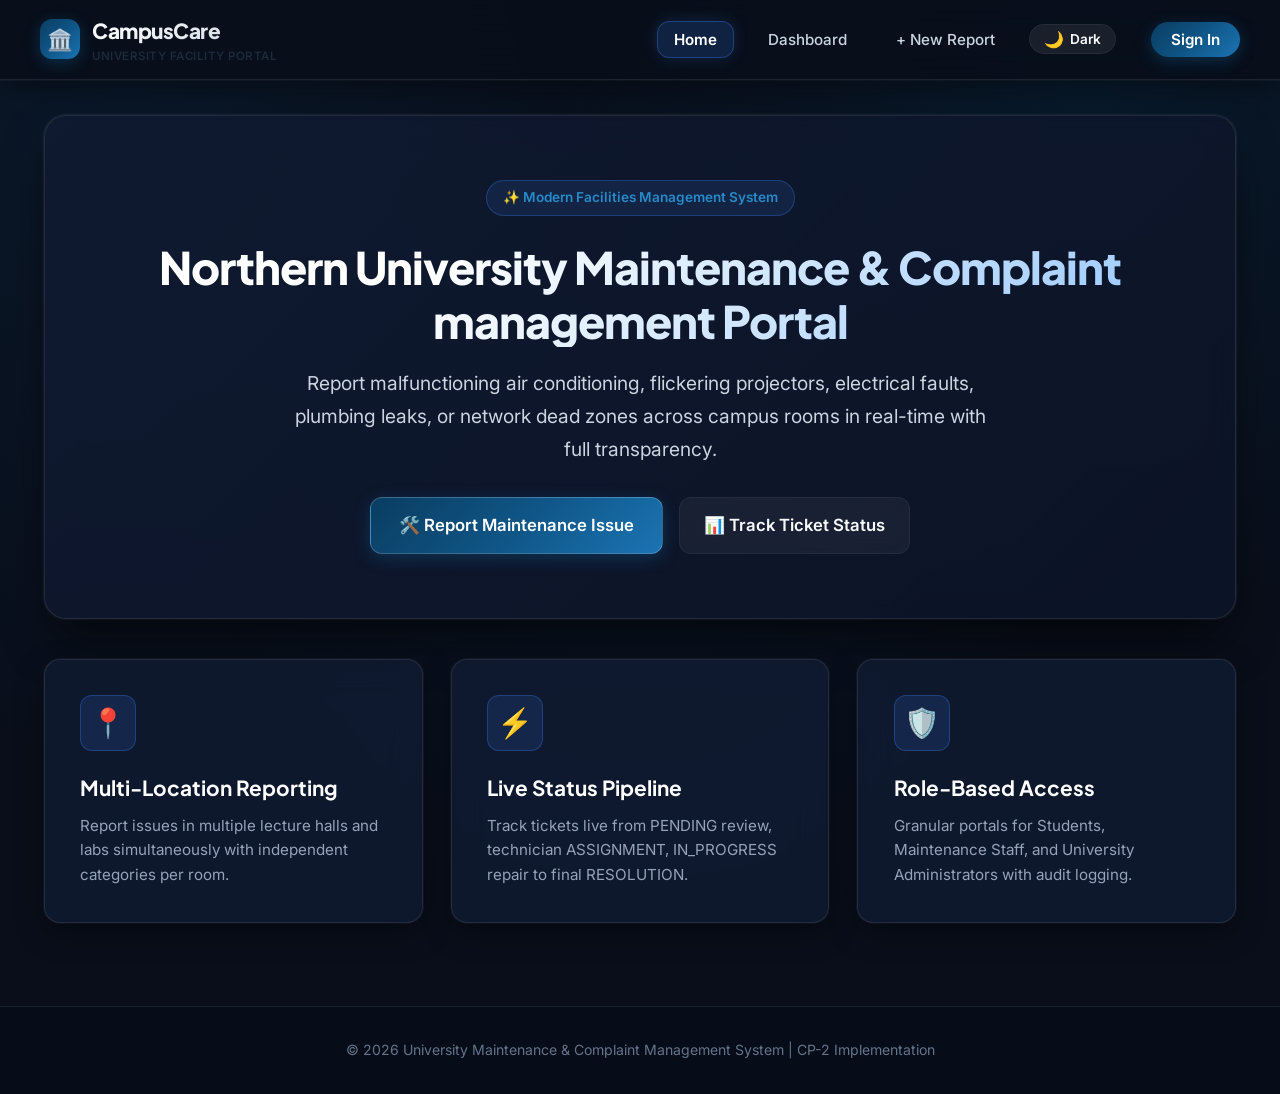
<file: index.html>
<!DOCTYPE html>
<html lang="en">
<head>
  <script>
    (function() {
      var theme = localStorage.getItem('campuscare-theme') || 'dark';
      document.documentElement.setAttribute('data-theme', theme);
    })();
  </script>
  <meta charset="UTF-8">
  <meta name="viewport" content="width=device-width, initial-scale=1.0">
  <title>CampusCare — University Maintenance & Facility Management</title>
  <link rel="stylesheet" href="css/style.css">
  <link rel="icon" href="data:image/svg+xml,<svg xmlns='http://www.w3.org/2000/svg' viewBox='0 0 100 100'><text y='.9em' font-size='90'>🏛️</text></svg>">
</head>
<body>

  <!-- Top Glass Navigation Bar -->
  <nav class="navbar">
    <a href="index.html" class="nav-brand">
      <div class="nav-brand-icon">🏛️</div>
      <div class="nav-brand-title">
        <h2>CampusCare</h2>
        <span>University Facility Portal</span>
      </div>
    </a>

    <!-- Mobile Header Actions (Theme + Hamburger) -->
    <div class="nav-mobile-actions">
      <button type="button" class="theme-toggle-btn" id="themeToggleBtnMobile" title="Switch Theme" aria-label="Toggle theme">
        <span class="theme-icon">🌙</span>
      </button>
      <button type="button" class="nav-hamburger-btn" id="navHamburgerBtn" title="Toggle navigation menu" aria-label="Toggle navigation menu" aria-expanded="false">
        <span class="hamburger-bar"></span>
        <span class="hamburger-bar"></span>
        <span class="hamburger-bar"></span>
      </button>
    </div>

    <!-- Navigation Links -->
    <ul class="nav-links" id="navLinks">
      <li><a href="index.html" class="active">Home</a></li>
      <li><a href="dashboard.html">Dashboard</a></li>
      <li><a href="new-complaint.html">+ New Report</a></li>
      <li class="nav-theme-desktop">
        <button type="button" class="theme-toggle-btn" id="themeToggleBtn" title="Switch Theme" aria-label="Toggle theme">
          <span class="theme-icon">🌙</span>
          <span class="theme-label">Dark</span>
        </button>
      </li>
      <li>
        <span id="navUserBadge" style="display: none;"></span>
      </li>
      <li><a href="login.html" id="logoutBtn" class="btn-nav-action">Sign In</a></li>
    </ul>
  </nav>

  <!-- Main Content -->
  <main class="main-content">
    
    <!-- Hero Glass Section -->
    <section class="hero-glass">
      <div class="hero-badge">
        <span>✨ Modern Facilities Management System</span>
      </div>
      <h1>Northern University Maintenance & Complaint management Portal</h1>
      <p>
        Report malfunctioning air conditioning, flickering projectors, electrical faults, plumbing leaks, 
        or network dead zones across campus rooms in real-time with full transparency.
      </p>
      <div style="display: flex; gap: 1rem; justify-content: center; flex-wrap: wrap;">
        <a href="new-complaint.html" class="btn btn-primary" style="padding: 14px 28px; font-size: 1.05rem;">
          🛠️ Report Maintenance Issue
        </a>
        <a href="dashboard.html" class="btn btn-outline" style="padding: 14px 24px; font-size: 1.05rem;">
          📊 Track Ticket Status
        </a>
      </div>
    </section>

    <!-- Key Feature Glass Cards -->
    <section class="features-grid">
      <div class="feature-glass-card">
        <div class="icon-box">📍</div>
        <h3>Multi-Location Reporting</h3>
        <p>Report issues in multiple lecture halls and labs simultaneously with independent categories per room.</p>
      </div>

      <div class="feature-glass-card">
        <div class="icon-box">⚡</div>
        <h3>Live Status Pipeline</h3>
        <p>Track tickets live from PENDING review, technician ASSIGNMENT, IN_PROGRESS repair to final RESOLUTION.</p>
      </div>

      <div class="feature-glass-card">
        <div class="icon-box">🛡️</div>
        <h3>Role-Based Access</h3>
        <p>Granular portals for Students, Maintenance Staff, and University Administrators with audit logging.</p>
      </div>
    </section>

  </main>

  <!-- Toast Notification Container -->
  <div class="toast-container" id="toastContainer"></div>

  <!-- Footer -->
  <footer>
    <p>&copy; 2026 University Maintenance & Complaint Management System | CP-2 Implementation</p>
  </footer>

  <script src="js/app.js"></script>
</body>
</html>
</file>
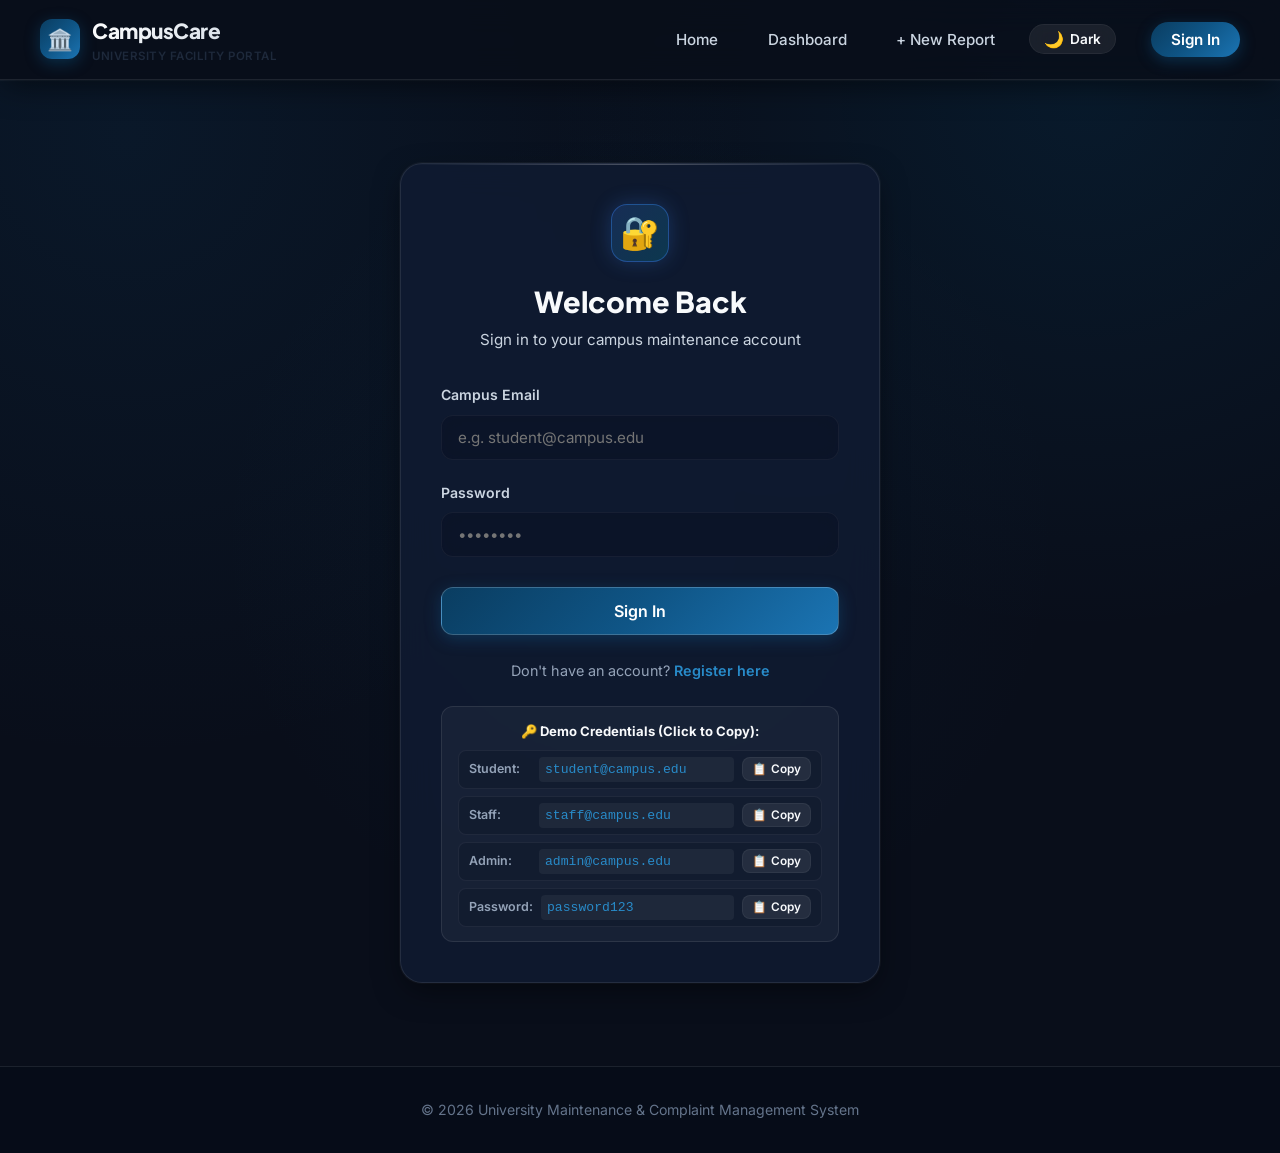
<file: dashboard.html>
<!DOCTYPE html>
<html lang="en">
<head>
  <script>
    (function() {
      var theme = localStorage.getItem('campuscare-theme') || 'dark';
      document.documentElement.setAttribute('data-theme', theme);

      var t = localStorage.getItem('token');
      if (!t || t === 'null' || t === 'undefined' || t.split('.').length !== 3) {
        document.documentElement.style.display = 'none';
        window.location.replace('login.html');
      }
    })();
  </script>
  <meta charset="UTF-8">
  <meta name="viewport" content="width=device-width, initial-scale=1.0">
  <title>Dashboard — CampusCare</title>
  <link rel="stylesheet" href="css/style.css">
  <link rel="icon" href="data:image/svg+xml,<svg xmlns='http://www.w3.org/2000/svg' viewBox='0 0 100 100'><text y='.9em' font-size='90'>🏛️</text></svg>">
</head>
<body>

  <!-- Top Glass Navigation Bar -->
  <nav class="navbar">
    <a href="index.html" class="nav-brand">
      <div class="nav-brand-icon">🏛️</div>
      <div class="nav-brand-title">
        <h2>CampusCare</h2>
        <span>University Facility Portal</span>
      </div>
    </a>

    <!-- Mobile Header Actions (Theme + Hamburger) -->
    <div class="nav-mobile-actions">
      <button type="button" class="theme-toggle-btn" id="themeToggleBtnMobile" title="Switch Theme" aria-label="Toggle theme">
        <span class="theme-icon">🌙</span>
      </button>
      <button type="button" class="nav-hamburger-btn" id="navHamburgerBtn" title="Toggle navigation menu" aria-label="Toggle navigation menu" aria-expanded="false">
        <span class="hamburger-bar"></span>
        <span class="hamburger-bar"></span>
        <span class="hamburger-bar"></span>
      </button>
    </div>

    <!-- Navigation Links -->
    <ul class="nav-links" id="navLinks">
      <li><a href="index.html">Home</a></li>
      <li><a href="dashboard.html" class="active">Dashboard</a></li>
      <li><a href="new-complaint.html">+ New Report</a></li>
      <li class="nav-theme-desktop">
        <button type="button" class="theme-toggle-btn" id="themeToggleBtn" title="Switch Theme" aria-label="Toggle theme">
          <span class="theme-icon">🌙</span>
          <span class="theme-label">Dark</span>
        </button>
      </li>
      <li>
        <span id="navUserBadge" style="display: none;"></span>
      </li>
      <li><a href="login.html" id="logoutBtn" class="btn-nav-action">Sign In</a></li>
    </ul>
  </nav>

  <!-- Main Container -->
  <main class="main-content">
    
    <!-- Dynamic Role-Tailored Header -->
    <div style="display: flex; justify-content: space-between; align-items: center; margin-bottom: 2rem; flex-wrap: wrap; gap: 1rem;">
      <div>
        <div style="display: flex; align-items: center; gap: 10px; margin-bottom: 6px;">
          <span id="userRoleDisplay" class="badge-glass badge-assigned">STUDENT</span>
          <span id="portalTypeBadge" style="font-size: 0.8rem; font-weight: 700; color: var(--text-muted); letter-spacing: 0.5px;">CAMPUS SERVICE PORTAL</span>
        </div>
        <h1 id="dashboardMainTitle" style="font-family: var(--font-display); font-size: 1.85rem; font-weight: 800; color: var(--text-main); letter-spacing: -0.5px;">
          Welcome, <span id="userNameDisplay">User</span>
        </h1>
        <p id="dashboardSubTitle" style="color: var(--text-secondary); font-size: 0.95rem; margin-top: 4px;">
          Track your campus maintenance requests and facility status in real-time.
        </p>
      </div>

      <div style="display: flex; gap: 10px; flex-wrap: wrap; align-items: center;">
        <button id="btnExportCSV" class="btn btn-outline btn-sm" title="Export reports to CSV file">📥 Export CSV</button>
        <button id="btnRefresh" class="btn btn-outline btn-sm" title="Refresh live data">🔄 Refresh</button>
        <a href="new-complaint.html" id="btnReportIssueHeader" class="btn btn-primary">+ Report Maintenance Issue</a>
      </div>
    </div>

    <!-- Live Glass Metric Cards -->
    <div class="stats-grid">
      <div class="stat-glass-card all">
        <div class="stat-info">
          <h4 id="titleStatTotal">Total Reports</h4>
          <div class="stat-number stat-val-total" id="statTotal">0</div>
        </div>
        <div class="stat-icon" style="color: var(--primary);">📋</div>
      </div>

      <div class="stat-glass-card pending">
        <div class="stat-info">
          <h4 id="titleStatPending">Pending Review</h4>
          <div class="stat-number stat-val-pending" id="statPending">0</div>
        </div>
        <div class="stat-icon" style="color: var(--warning);">⏳</div>
      </div>

      <div class="stat-glass-card in-progress">
        <div class="stat-info">
          <h4 id="titleStatProgress">In Progress</h4>
          <div class="stat-number stat-val-progress" id="statInProgress">0</div>
        </div>
        <div class="stat-icon" style="color: var(--secondary);">🔧</div>
      </div>

      <div class="stat-glass-card resolved">
        <div class="stat-info">
          <h4 id="titleStatResolved">Resolved</h4>
          <div class="stat-number stat-val-resolved" id="statResolved">0</div>
        </div>
        <div class="stat-icon" style="color: var(--success);">✅</div>
      </div>
    </div>

    <!-- Controls Bar (Search + Filter Tabs) -->
    <div class="table-controls-bar">
      <div class="search-filter-box">
        <input 
          type="text" 
          id="complaintSearchInput" 
          class="glass-search-input" 
          placeholder="Search by Room, Category, or Description..." 
        />
      </div>

      <div class="filter-pills">
        <button class="filter-pill active" data-filter="ALL">All Reports (<span id="countAll">0</span>)</button>
        <button class="filter-pill" data-filter="PENDING">Pending (<span id="countPending">0</span>)</button>
        <button class="filter-pill" data-filter="IN_PROGRESS">In Progress (<span id="countInProgress">0</span>)</button>
        <button class="filter-pill" data-filter="RESOLVED">Resolved (<span id="countResolved">0</span>)</button>
      </div>
    </div>

    <!-- Complaints Glass Table -->
    <div class="table-glass-wrapper">
      <table class="glass-table">
        <thead>
          <tr>
            <th style="width: 75px;">ID</th>
            <th>Category</th>
            <th>Location</th>
            <th>Issue Details</th>
            <th>Priority</th>
            <th>Status</th>
            <th id="thAssigned">Assigned Staff</th>
            <th>Submitted</th>
            <th style="min-width: 130px; text-align: center;">Actions</th>
          </tr>
        </thead>
        <tbody id="complaintsTableBody">
          <tr>
            <td colspan="9" style="text-align: center; color: var(--text-muted); padding: 3rem;">
              Connecting to Supabase PostgreSQL database...
            </td>
          </tr>
        </tbody>
      </table>
    </div>

  </main>

  <!-- Edit Complaint Modal (CP-2 CRUD Integration) -->
  <div class="modal-overlay" id="editModal">
    <div class="modal-box">
      <div class="modal-header">
        <h3 style="font-family: var(--font-display); font-size: 1.3rem;">Edit Ticket Details</h3>
        <button type="button" class="modal-close" id="btnModalClose">&times;</button>
      </div>

      <form id="editComplaintForm">
        <input type="hidden" id="editComplaintId" />

        <div class="form-group">
          <label class="form-label">Location & Category</label>
          <div id="editComplaintMeta" style="font-weight: 600; color: var(--primary-light); padding: 10px 14px; background: rgba(255, 255, 255, 0.05); border-radius: var(--radius-sm); border: 1px solid var(--glass-border);">
            ...
          </div>
        </div>

        <div class="form-group">
          <label class="form-label" for="editPriority">Urgency / Priority</label>
          <select id="editPriority" class="form-control-glass" required>
            <option value="LOW">Low</option>
            <option value="MEDIUM">Medium</option>
            <option value="HIGH">High</option>
            <option value="URGENT">Urgent</option>
          </select>
        </div>

        <div class="form-group">
          <label class="form-label" for="editDescription">Issue Description</label>
          <textarea id="editDescription" class="form-control-glass" rows="3" required></textarea>
        </div>

        <div style="display: flex; gap: 10px; justify-content: flex-end; margin-top: 1.75rem;">
          <button type="button" class="btn btn-outline" id="btnModalCancel">Cancel</button>
          <button type="submit" class="btn btn-primary" id="btnSaveEdit">Save Changes</button>
        </div>
      </form>
    </div>
  </div>

  <!-- Ticket Details & Visual Audit Timeline Modal -->
  <div class="modal-overlay" id="detailsModal">
    <div class="modal-box modal-box-lg">
      <div class="modal-header">
        <div style="display: flex; align-items: center; gap: 10px; flex-wrap: wrap;">
          <h3 style="font-family: var(--font-display); font-size: 1.35rem;" id="detailsModalTitle">Ticket Details</h3>
          <span id="detailsStatusBadge" class="badge-glass">PENDING</span>
          <span id="detailsPriorityBadge" class="badge-glass">MEDIUM</span>
        </div>
        <button type="button" class="modal-close" id="btnDetailsModalClose">&times;</button>
      </div>

      <div class="modal-scroll-body">
        <!-- Ticket Overview Grid -->
        <div class="ticket-overview-grid">
          <div class="ticket-info-card">
            <span class="ticket-info-label">📍 Location</span>
            <strong class="ticket-info-val" id="detailsLocation">-</strong>
          </div>
          <div class="ticket-info-card">
            <span class="ticket-info-label">🏷️ Category</span>
            <strong class="ticket-info-val" id="detailsCategory">-</strong>
          </div>
          <div class="ticket-info-card">
            <span class="ticket-info-label">👤 Requester (Student)</span>
            <strong class="ticket-info-val" id="detailsRequester">-</strong>
          </div>
          <div class="ticket-info-card">
            <span class="ticket-info-label">🛠️ Assigned Technician</span>
            <strong class="ticket-info-val" id="detailsAssignedStaff">Unassigned</strong>
          </div>
        </div>

        <!-- Description -->
        <div style="margin-bottom: 1.25rem;">
          <label class="form-label" style="font-weight: 700;">Issue Description:</label>
          <div id="detailsDescription" class="details-desc-box">
            -
          </div>
        </div>

        <!-- Attached Photo -->
        <div id="detailsPhotoWrap" style="display: none; margin-bottom: 1.25rem;">
          <label class="form-label" style="font-weight: 700;">Attached Photo / Evidence:</label>
          <div class="details-photo-container">
            <img id="detailsPhotoImg" src="" alt="Evidence" class="details-photo-img" />
            <a id="detailsPhotoLink" href="#" target="_blank" class="details-photo-link">🔍 View Full Size</a>
          </div>
        </div>

        <!-- Visual Audit Timeline -->
        <div>
          <label class="form-label" style="font-weight: 700; display: flex; justify-content: space-between; align-items: center;">
            <span>📜 Ticket Activity & Status Log (Audit Trail)</span>
            <span style="font-size: 0.75rem; color: var(--text-dim);" id="detailsLogCount">0 updates</span>
          </label>
          <div class="timeline-container" id="detailsTimeline">
            <!-- Timeline items rendered dynamically -->
          </div>
        </div>
      </div>

      <div style="display: flex; gap: 10px; justify-content: flex-end; margin-top: 1.25rem; border-top: 1px solid var(--glass-border); padding-top: 1rem;">
        <button type="button" class="btn btn-outline" id="btnDetailsModalDismiss">Close</button>
      </div>
    </div>
  </div>

  <!-- Admin: Manage Complaint (Status, Assign, Priority, Notes) Modal -->
  <div class="modal-overlay" id="assignModal">
    <div class="modal-box">
      <div class="modal-header">
        <div style="display: flex; align-items: center; gap: 8px;">
          <span style="font-size: 1.3rem;">⚡</span>
          <h3 style="font-family: var(--font-display); font-size: 1.3rem;">Admin Operations & Status Dispatch</h3>
        </div>
        <button type="button" class="modal-close" id="btnAssignModalClose">&times;</button>
      </div>

      <form id="assignComplaintForm">
        <input type="hidden" id="assignComplaintId" />

        <div class="form-group">
          <label class="form-label">Ticket Location & Details</label>
          <div id="assignComplaintMeta" style="font-weight: 600; color: var(--primary-light); padding: 10px 14px; background: rgba(255, 255, 255, 0.05); border-radius: var(--radius-sm); border: 1px solid var(--glass-border); font-size: 0.9rem;">
            ...
          </div>
          <div style="font-size: 0.85rem; color: var(--text-muted); margin-top: 6px;">
            Student Reported Priority: <strong id="assignComplaintPriority" style="color: var(--text-main);">-</strong>
          </div>
        </div>

        <div class="form-group">
          <label class="form-label" for="assignStatus">Update Ticket Status <span style="color: var(--danger);">*</span></label>
          <select id="assignStatus" class="form-control-glass" required>
            <option value="PENDING">⏳ Pending Review (Awaiting Action)</option>
            <option value="ASSIGNED">👤 Assigned to Technician</option>
            <option value="IN_PROGRESS">🔧 In Progress (Work Commenced / Parts Requisitioned)</option>
            <option value="RESOLVED">✅ Resolved (Work Inspected & Completed)</option>
            <option value="REJECTED">❌ Rejected (Invalid / Duplicate / Not a Fault)</option>
          </select>
        </div>

        <div class="form-group">
          <label class="form-label" for="assignStaffSelect">Assign / Reassign Maintenance Technician</label>
          <select id="assignStaffSelect" class="form-control-glass">
            <option value="">-- Leave Unassigned --</option>
          </select>
        </div>

        <div class="form-group">
          <label class="form-label" for="assignNote">Administrative / Dispatch Remarks</label>
          <textarea id="assignNote" class="form-control-glass" rows="2" placeholder="e.g. Work inspected and verified by Admin, or Dispatched to senior electrician..."></textarea>
        </div>

        <div style="display: flex; gap: 10px; justify-content: flex-end; margin-top: 1.75rem;">
          <button type="button" class="btn btn-outline" id="btnAssignModalCancel">Cancel</button>
          <button type="submit" class="btn btn-primary" id="btnSaveAssign">💾 Save & Apply Updates</button>
        </div>
      </form>
    </div>
  </div>

  <!-- Staff: Update Complaint Status Modal -->
  <div class="modal-overlay" id="statusModal">
    <div class="modal-box">
      <div class="modal-header">
        <h3 style="font-family: var(--font-display); font-size: 1.3rem;">🛠️ Update Work Order Status</h3>
        <button type="button" class="modal-close" id="btnStatusModalClose">&times;</button>
      </div>

      <form id="statusComplaintForm">
        <input type="hidden" id="statusComplaintId" />

        <div class="form-group">
          <label class="form-label">Ticket Location & Description</label>
          <div id="statusComplaintMeta" style="font-weight: 600; color: var(--secondary); padding: 10px 14px; background: rgba(255, 255, 255, 0.05); border-radius: var(--radius-sm); border: 1px solid var(--glass-border); font-size: 0.9rem;">
            ...
          </div>
        </div>

        <div class="form-group">
          <label class="form-label" for="statusNewState">New Status <span style="color: var(--danger);">*</span></label>
          <select id="statusNewState" class="form-control-glass" required>
            <option value="IN_PROGRESS">🔧 In Progress (Work Commenced / Parts Requisitioned)</option>
            <option value="RESOLVED">✅ Resolved (Work Completed & Tested)</option>
            <option value="REJECTED">❌ Rejected (Duplicate / Not a Maintenance Fault)</option>
          </select>
        </div>

        <div class="form-group">
          <label class="form-label" for="statusNote">Technician Resolution / Action Note <span style="color: var(--danger);">*</span></label>
          <textarea id="statusNote" class="form-control-glass" rows="3" placeholder="Describe the diagnostic actions taken or repair outcome (e.g. Replaced capacitor on outdoor AC unit, tested air temperature at 18°C)..." required></textarea>
        </div>

        <div style="display: flex; gap: 10px; justify-content: flex-end; margin-top: 1.75rem;">
          <button type="button" class="btn btn-outline" id="btnStatusModalCancel">Cancel</button>
          <button type="submit" class="btn btn-primary" id="btnSaveStatus">💾 Save Update & Log Activity</button>
        </div>
      </form>
    </div>
  </div>

  <!-- Toast Notification Container -->
  <div class="toast-container" id="toastContainer"></div>

  <!-- Footer -->
  <footer>
    <p>&copy; 2026 University Maintenance & Complaint Management System | CP-3 Implementation</p>
  </footer>

  <script src="js/app.js"></script>
</body>
</html>
</file>
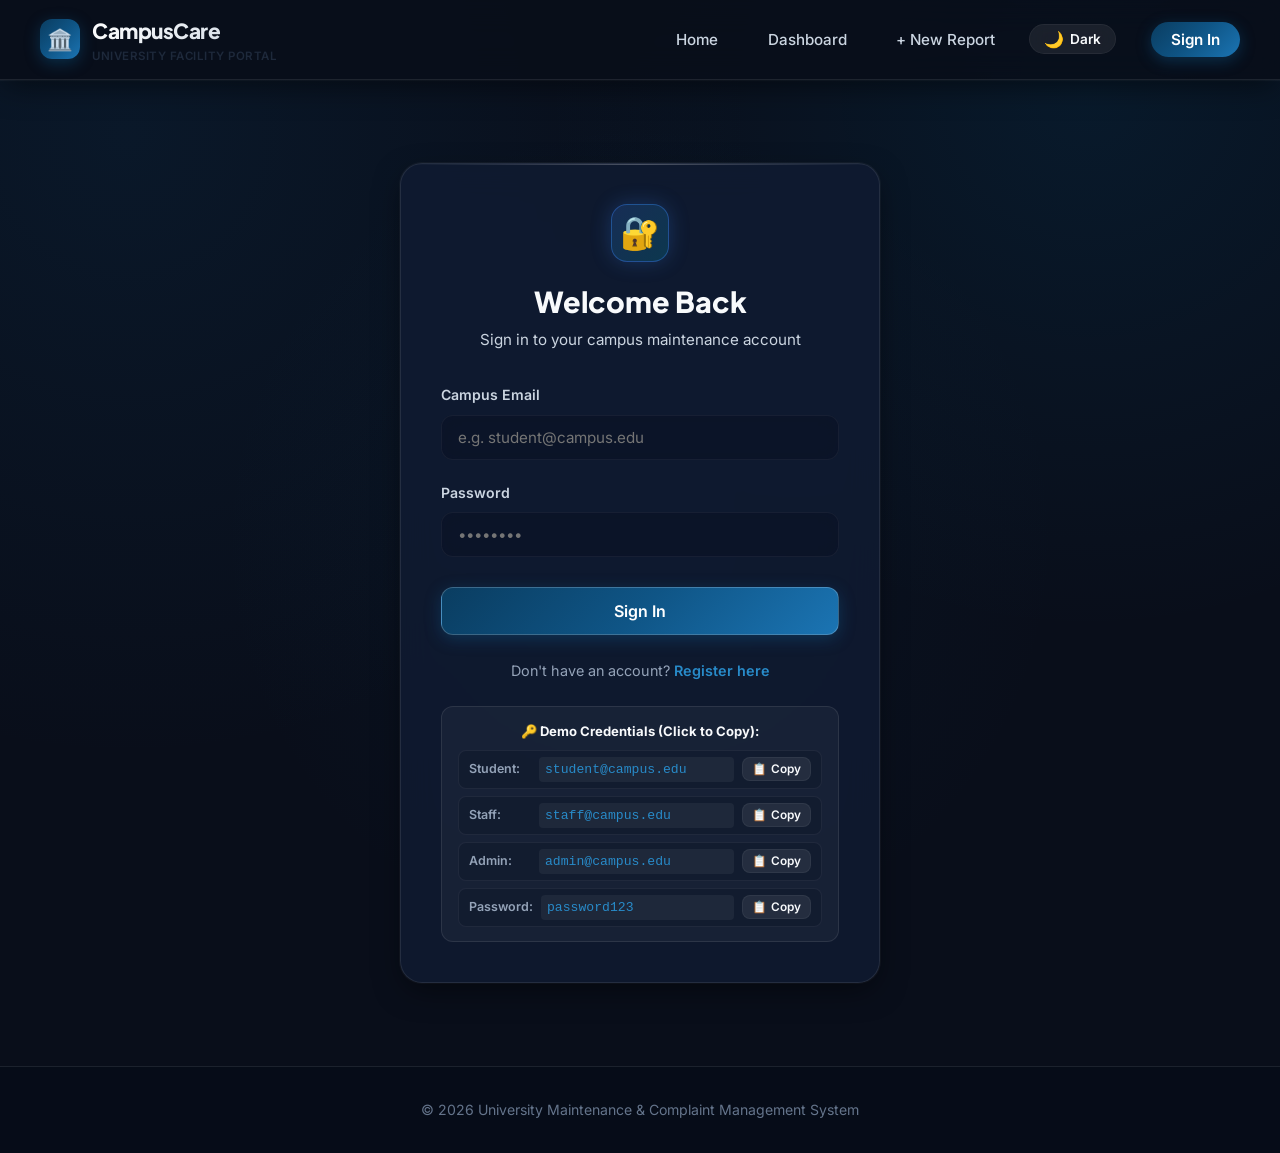
<file: login.html>
<!DOCTYPE html>
<html lang="en">
<head>
  <script>
    (function() {
      var theme = localStorage.getItem('campuscare-theme') || 'dark';
      document.documentElement.setAttribute('data-theme', theme);

      var t = localStorage.getItem('token');
      if (t && t !== 'null' && t !== 'undefined' && t.split('.').length === 3) {
        document.documentElement.style.display = 'none';
        window.location.replace('dashboard.html');
      }
    })();
  </script>
  <meta charset="UTF-8">
  <meta name="viewport" content="width=device-width, initial-scale=1.0">
  <title>Sign In — CampusCare</title>
  <link rel="stylesheet" href="css/style.css">
  <link rel="icon" href="data:image/svg+xml,<svg xmlns='http://www.w3.org/2000/svg' viewBox='0 0 100 100'><text y='.9em' font-size='90'>🏛️</text></svg>">
</head>
<body>

  <!-- Top Glass Navigation Bar -->
  <nav class="navbar">
    <a href="index.html" class="nav-brand">
      <div class="nav-brand-icon">🏛️</div>
      <div class="nav-brand-title">
        <h2>CampusCare</h2>
        <span>University Facility Portal</span>
      </div>
    </a>

    <!-- Mobile Header Actions (Theme + Hamburger) -->
    <div class="nav-mobile-actions">
      <button type="button" class="theme-toggle-btn" id="themeToggleBtnMobile" title="Switch Theme" aria-label="Toggle theme">
        <span class="theme-icon">🌙</span>
      </button>
      <button type="button" class="nav-hamburger-btn" id="navHamburgerBtn" title="Toggle navigation menu" aria-label="Toggle navigation menu" aria-expanded="false">
        <span class="hamburger-bar"></span>
        <span class="hamburger-bar"></span>
        <span class="hamburger-bar"></span>
      </button>
    </div>

    <!-- Navigation Links -->
    <ul class="nav-links" id="navLinks">
      <li><a href="index.html">Home</a></li>
      <li><a href="dashboard.html">Dashboard</a></li>
      <li><a href="new-complaint.html">+ New Report</a></li>
      <li class="nav-theme-desktop">
        <button type="button" class="theme-toggle-btn" id="themeToggleBtn" title="Switch Theme" aria-label="Toggle theme">
          <span class="theme-icon">🌙</span>
          <span class="theme-label">Dark</span>
        </button>
      </li>
      <li>
        <span id="navUserBadge" style="display: none;"></span>
      </li>
      <li><a href="login.html" id="logoutBtn" class="btn-nav-action">Sign In</a></li>
    </ul>
  </nav>

  <!-- Auth Glass Container -->
  <main class="main-content">
    <div class="glass-panel" style="max-width: 480px; margin: 3rem auto;">
      
      <div style="text-align: center; margin-bottom: 2rem;">
        <div class="form-header-icon" style="margin: 0 auto 1rem auto;">🔐</div>
        <h1 style="font-family: var(--font-display); font-size: 1.8rem; font-weight: 800; color: var(--text-main);">Welcome Back</h1>
        <p style="color: var(--text-secondary); font-size: 0.95rem; margin-top: 4px;">Sign in to your campus maintenance account</p>
      </div>

      <form id="loginForm">
        <div class="form-group">
          <label class="form-label" for="email">Campus Email</label>
          <input 
            type="email" 
            id="email" 
            class="form-control-glass" 
            placeholder="e.g. student@campus.edu" 
            required 
          />
        </div>

        <div class="form-group">
          <label class="form-label" for="password">Password</label>
          <input 
            type="password" 
            id="password" 
            class="form-control-glass" 
            placeholder="••••••••" 
            required 
          />
        </div>

        <button type="submit" class="btn btn-primary btn-block" style="padding: 13px; font-size: 1rem; margin-top: 0.5rem;">
          Sign In
        </button>
      </form>

      <div style="margin-top: 1.5rem; text-align: center; font-size: 0.9rem; color: var(--text-muted);">
        Don't have an account? <a href="register.html" style="color: var(--primary-light); font-weight: 600; text-decoration: none;">Register here</a>
      </div>

      <div class="test-accounts-box">
        <div class="test-accounts-title">🔑 Demo Credentials (Click to Copy):</div>
        <div class="test-cred-list">
          <div class="test-cred-row">
            <span class="test-cred-label">Student:</span>
            <code class="test-cred-code">student@campus.edu</code>
            <button type="button" class="btn-copy-cred" data-copy="student@campus.edu" data-field="email" title="Copy Student Email" aria-label="Copy Student Email">
              <span class="copy-icon">📋</span>
              <span class="copy-text">Copy</span>
            </button>
          </div>
          <div class="test-cred-row">
            <span class="test-cred-label">Staff:</span>
            <code class="test-cred-code">staff@campus.edu</code>
            <button type="button" class="btn-copy-cred" data-copy="staff@campus.edu" data-field="email" title="Copy Staff Email" aria-label="Copy Staff Email">
              <span class="copy-icon">📋</span>
              <span class="copy-text">Copy</span>
            </button>
          </div>
          <div class="test-cred-row">
            <span class="test-cred-label">Admin:</span>
            <code class="test-cred-code">admin@campus.edu</code>
            <button type="button" class="btn-copy-cred" data-copy="admin@campus.edu" data-field="email" title="Copy Admin Email" aria-label="Copy Admin Email">
              <span class="copy-icon">📋</span>
              <span class="copy-text">Copy</span>
            </button>
          </div>
          <div class="test-cred-row">
            <span class="test-cred-label">Password:</span>
            <code class="test-cred-code">password123</code>
            <button type="button" class="btn-copy-cred" data-copy="password123" data-field="password" title="Copy Password" aria-label="Copy Password">
              <span class="copy-icon">📋</span>
              <span class="copy-text">Copy</span>
            </button>
          </div>
        </div>
      </div>

    </div>
  </main>

  <div class="toast-container" id="toastContainer"></div>

  <footer>
    <p>&copy; 2026 University Maintenance & Complaint Management System</p>
  </footer>

  <script src="js/app.js"></script>
</body>
</html>
</file>
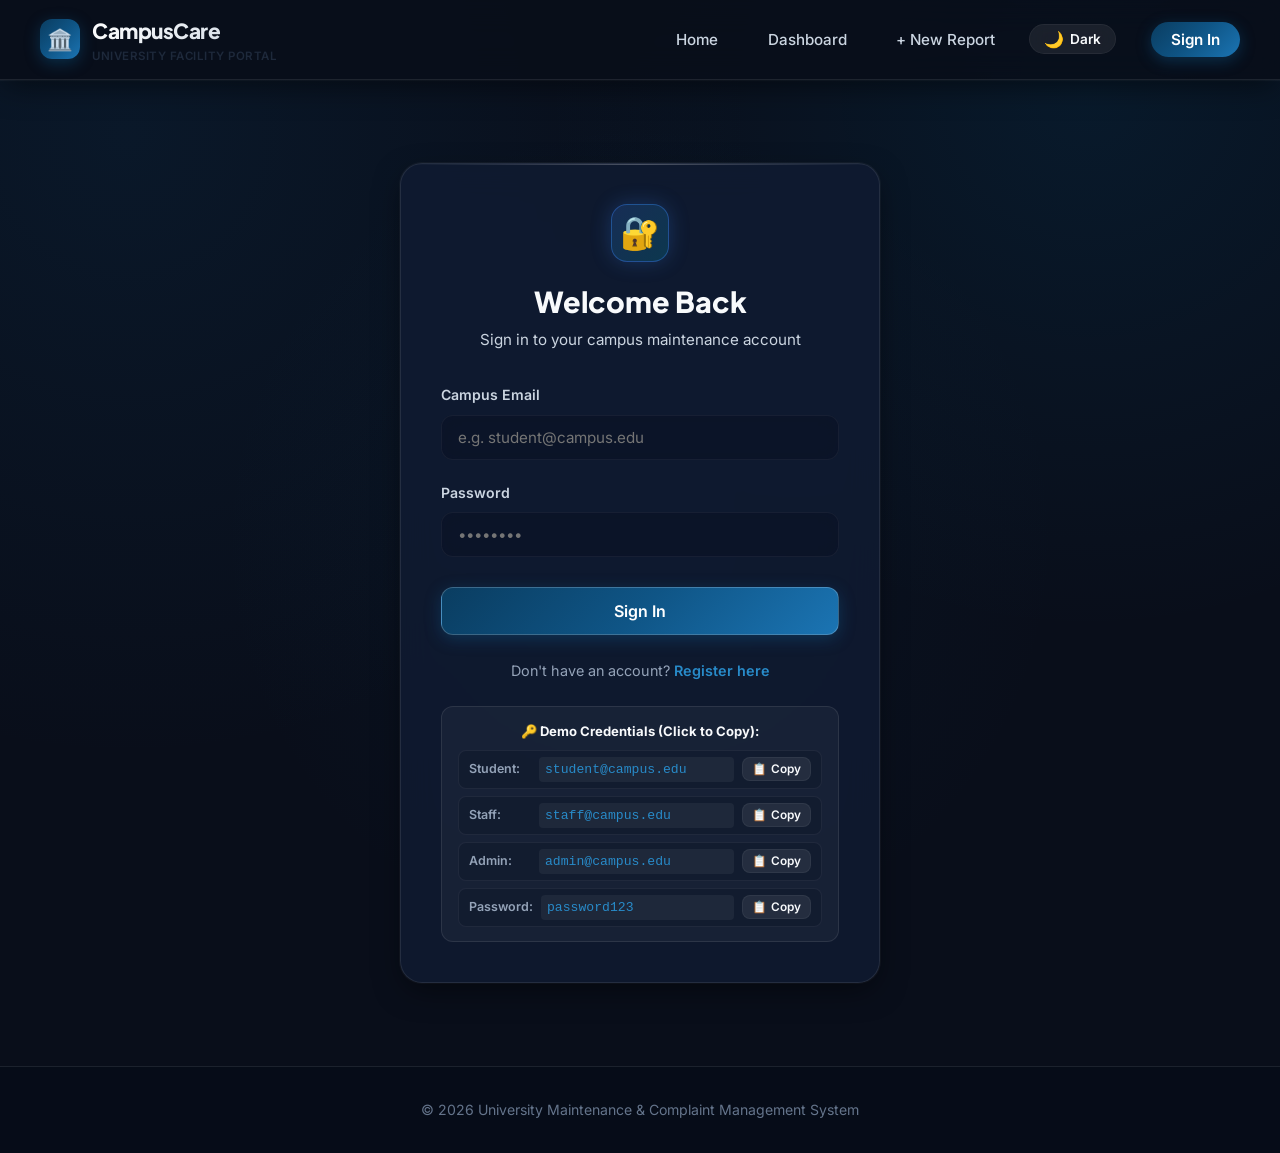
<file: new-complaint.html>
<!DOCTYPE html>
<html lang="en">
<head>
  <script>
    (function() {
      var theme = localStorage.getItem('campuscare-theme') || 'dark';
      document.documentElement.setAttribute('data-theme', theme);

      var t = localStorage.getItem('token');
      if (!t || t === 'null' || t === 'undefined' || t.split('.').length !== 3) {
        document.documentElement.style.display = 'none';
        window.location.replace('login.html');
      }
    })();
  </script>
  <meta charset="UTF-8">
  <meta name="viewport" content="width=device-width, initial-scale=1.0">
  <title>Report Maintenance Issue — CampusCare</title>
  <link rel="stylesheet" href="css/style.css">
  <link rel="icon" href="data:image/svg+xml,<svg xmlns='http://www.w3.org/2000/svg' viewBox='0 0 100 100'><text y='.9em' font-size='90'>🏛️</text></svg>">
</head>
<body>

  <!-- Top Navigation Bar -->
  <nav class="navbar">
    <a href="index.html" class="nav-brand">
      <div class="nav-brand-icon">🏛️</div>
      <div class="nav-brand-title">
        <h2>CampusCare</h2>
        <span>University Facility Portal</span>
      </div>
    </a>

    <!-- Mobile Header Actions (Theme + Hamburger) -->
    <div class="nav-mobile-actions">
      <button type="button" class="theme-toggle-btn" id="themeToggleBtnMobile" title="Switch Theme" aria-label="Toggle theme">
        <span class="theme-icon">🌙</span>
      </button>
      <button type="button" class="nav-hamburger-btn" id="navHamburgerBtn" title="Toggle navigation menu" aria-label="Toggle navigation menu" aria-expanded="false">
        <span class="hamburger-bar"></span>
        <span class="hamburger-bar"></span>
        <span class="hamburger-bar"></span>
      </button>
    </div>

    <!-- Navigation Links -->
    <ul class="nav-links" id="navLinks">
      <li><a href="index.html">Home</a></li>
      <li><a href="dashboard.html">Dashboard</a></li>
      <li><a href="new-complaint.html" class="active">+ New Report</a></li>
      <li class="nav-theme-desktop">
        <button type="button" class="theme-toggle-btn" id="themeToggleBtn" title="Switch Theme" aria-label="Toggle theme">
          <span class="theme-icon">🌙</span>
          <span class="theme-label">Dark</span>
        </button>
      </li>
      <li>
        <span id="navUserBadge" style="display: none;"></span>
      </li>
      <li><a href="login.html" id="logoutBtn" class="btn-nav-action">Sign In</a></li>
    </ul>
  </nav>

  <!-- Main Container -->
  <main class="main-content" style="max-width: 1240px;">
    
    <!-- Breadcrumbs & Header -->
    <div class="report-page-header">
      <div class="report-breadcrumbs">
        <a href="dashboard.html">Dashboard</a>
        <span>/</span>
        <span style="color: var(--text-main); font-weight: 600;">Report Maintenance Issue</span>
      </div>

      <div style="display: flex; justify-content: space-between; align-items: flex-start; flex-wrap: wrap; gap: 1rem;">
        <div>
          <h1 style="font-family: var(--font-display); font-size: 2.1rem; font-weight: 800; color: var(--text-main); letter-spacing: -0.5px;">
            Report Maintenance Issue
          </h1>
          <p style="color: var(--text-secondary); font-size: 0.98rem; margin-top: 6px;">
            Submit single or multi-room facility requests. Tickets are automatically dispatched to university maintenance staff.
          </p>
        </div>
        <div class="api-status-pill">
          <span style="width: 8px; height: 8px; border-radius: 50%; background: var(--success); display: inline-block;"></span>
          API Connected
        </div>
      </div>
    </div>

    <!-- Main Glass Form Container -->
    <div class="glass-panel" style="padding: 2.2rem;">
      <form id="singleMultiComplaintForm">

        <!-- STEP 1: SELECT ROOMS / LOCATIONS -->
        <div class="report-step-card">
          <div class="report-step-header">
            <div class="report-step-title">
              <div class="report-step-badge">1</div>
              <h2>Select Room(s) & Location(s) <span style="color: var(--danger); font-size: 0.9rem;">*</span></h2>
            </div>
            
            <div style="display: flex; align-items: center; gap: 10px;">
              <!-- View mode switcher: Grid vs Select Option -->
              <div class="view-mode-tabs" id="roomViewModeTabs">
                <button type="button" class="view-mode-btn active" id="btnRoomViewGrid">🔲 Cards View</button>
                <button type="button" class="view-mode-btn" id="btnRoomViewSelect">📋 Select Option</button>
              </div>
              <div class="report-step-count" id="roomSelectedCount">0 selected</div>
            </div>
          </div>

          <!-- Building filter tabs -->
          <div class="building-filter-pills" id="buildingFilterPills">
            <button type="button" class="building-pill active" data-bldg="ALL">🏢 All Buildings</button>
          </div>

          <!-- Floor Filter Tabs (7 Floors) -->
          <div class="floor-filter-pills" id="floorFilterPills">
            <button type="button" class="floor-pill active" data-floor="ALL">All Floors</button>
            <button type="button" class="floor-pill" data-floor="1">1st Floor (101-110)</button>
            <button type="button" class="floor-pill" data-floor="2">2nd Floor (201-210)</button>
            <button type="button" class="floor-pill" data-floor="3">3rd Floor (301-310)</button>
            <button type="button" class="floor-pill" data-floor="4">4th Floor (401-410)</button>
            <button type="button" class="floor-pill" data-floor="5">5th Floor (501-510)</button>
            <button type="button" class="floor-pill" data-floor="6">6th Floor (601-610)</button>
            <button type="button" class="floor-pill" data-floor="7">7th Floor (701-710)</button>
            <button type="button" class="floor-pill" data-floor="OTHER">Library & SAC</button>
          </div>

          <!-- Option 1: CLEAN SELECT DROPDOWN WRAPPER -->
          <div class="select-mode-wrap" id="roomSelectModeWrap">
            <label class="form-label" for="roomSelectDropdown">Choose from Campus Room Directory:</label>
            <div class="select-row-flex">
              <select id="roomSelectDropdown" class="form-control-glass" style="flex: 1;">
                <option value="">-- Choose a room to add --</option>
              </select>
              <button type="button" id="btnAddRoomFromSelect" class="btn btn-secondary" style="white-space: nowrap; padding: 10px 18px;">
                + Add Room
              </button>
            </div>
          </div>

          <!-- Option 2: SLICED GRID VIEW -->
          <div id="roomGridModeWrap">
            <!-- Room quick search -->
            <div style="position: relative; margin-bottom: 0.85rem;">
              <input 
                type="text" 
                id="roomSearchInput" 
                class="form-control-glass" 
                placeholder="🔍 Search rooms by number or name (e.g. 101, 302, Lab, Library, Hall)..." 
                style="padding-left: 38px; font-size: 0.9rem;"
              />
              <span style="position: absolute; left: 14px; top: 50%; transform: translateY(-50%); opacity: 0.5;">🔍</span>
            </div>

            <!-- Sliced Room Grid -->
            <div class="room-selection-grid" id="roomSelectionGrid">
              <div style="grid-column: 1 / -1; padding: 24px; text-align: center; color: var(--text-muted);">
                ⏳ Loading campus locations...
              </div>
            </div>

            <!-- Slicing / Pagination Controls Bar -->
            <div class="slice-controls-bar" id="roomSliceControlsBar">
              <span id="roomSliceCounterText">Showing 1–12 of rooms</span>
              <div class="slice-btn-group">
                <button type="button" class="btn-slice" id="btnShowMoreRooms">⬇ Show More (+12)</button>
                <button type="button" class="btn-slice" id="btnShowAllRooms">Show All</button>
              </div>
            </div>
          </div>

          <!-- Selected Room Chips Summary -->
          <div class="selected-tags-bar" id="selectedRoomsBar">
            <span style="color: var(--text-dim); font-size: 0.82rem;">No rooms selected yet. Click rooms or choose from select option above.</span>
          </div>
        </div>

        <!-- STEP 2: SELECT CATEGORIES -->
        <div class="report-step-card">
          <div class="report-step-header">
            <div class="report-step-title">
              <div class="report-step-badge">2</div>
              <h2>Select Issue Category(ies) <span style="color: var(--danger); font-size: 0.9rem;">*</span></h2>
            </div>

            <div style="display: flex; align-items: center; gap: 10px;">
              <div class="view-mode-tabs" id="catViewModeTabs">
                <button type="button" class="view-mode-btn active" id="btnCatViewGrid">🏷️ Cards</button>
                <button type="button" class="view-mode-btn" id="btnCatViewSelect">📋 Select</button>
              </div>
              <div class="report-step-count" id="catSelectedCount">0 selected</div>
            </div>
          </div>

          <!-- Category Select Mode Option -->
          <div class="select-mode-wrap" id="catSelectModeWrap">
            <label class="form-label" for="catSelectDropdown">Choose from Category List:</label>
            <div class="select-row-flex">
              <select id="catSelectDropdown" class="form-control-glass" style="flex: 1;">
                <option value="">-- Choose a category to add --</option>
              </select>
              <button type="button" id="btnAddCatFromSelect" class="btn btn-secondary" style="white-space: nowrap; padding: 10px 18px;">
                + Add Category
              </button>
            </div>
          </div>

          <!-- Category Tiles Grid -->
          <div id="catGridModeWrap">
            <div class="category-selection-grid" id="categorySelectionGrid">
              <div style="grid-column: 1 / -1; padding: 20px; text-align: center; color: var(--text-muted);">
                ⏳ Loading categories...
              </div>
            </div>
          </div>

          <!-- Selected Categories Chips Summary -->
          <div class="selected-tags-bar" id="selectedCatsBar">
            <span style="color: var(--text-dim); font-size: 0.82rem;">No categories selected yet. Click cards or use dropdown above.</span>
          </div>
        </div>

        <!-- STEP 3: PRIORITY / URGENCY -->
        <div class="report-step-card">
          <div class="report-step-header">
            <div class="report-step-title">
              <div class="report-step-badge">3</div>
              <h2>Select Urgency Level</h2>
            </div>
            <span style="font-size: 0.8rem; color: var(--text-dim);">Affects dispatch queue</span>
          </div>

          <input type="hidden" id="reportPriority" value="MEDIUM">
          <div class="priority-tiles-grid" id="priorityTilesGrid">
            <div class="priority-tile" data-priority="LOW">
              <div style="font-size: 1.4rem; margin-bottom: 4px;">🟢</div>
              <div class="priority-tile-title">Low</div>
              <div class="priority-tile-desc">Minor cosmetic / Routine</div>
            </div>
            <div class="priority-tile selected" data-priority="MEDIUM">
              <div style="font-size: 1.4rem; margin-bottom: 4px;">🟡</div>
              <div class="priority-tile-title">Medium</div>
              <div class="priority-tile-desc">Standard maintenance</div>
            </div>
            <div class="priority-tile" data-priority="HIGH">
              <div style="font-size: 1.4rem; margin-bottom: 4px;">🟠</div>
              <div class="priority-tile-title">High</div>
              <div class="priority-tile-desc">Disrupts classes or labs</div>
            </div>
            <div class="priority-tile" data-priority="URGENT">
              <div style="font-size: 1.4rem; margin-bottom: 4px;">🔴</div>
              <div class="priority-tile-title">Urgent</div>
              <div class="priority-tile-desc">Safety hazard / Emergency</div>
            </div>
          </div>
        </div>

        <!-- STEP 4: DETAILS & EVIDENCE -->
        <div class="report-step-card">
          <div class="report-step-header">
            <div class="report-step-title">
              <div class="report-step-badge">4</div>
              <h2>Issue Details & Evidence</h2>
            </div>
          </div>

          <!-- Description -->
          <div class="form-group">
            <label class="form-label" for="reportDescription" style="display: flex; justify-content: space-between;">
              <span>Detailed Description <span style="color: var(--danger);">*</span></span>
              <span id="descCharCount" style="font-size: 0.78rem; color: var(--text-dim);">0 / 500</span>
            </label>
            <textarea 
              id="reportDescription" 
              class="form-control-glass" 
              rows="4" 
              placeholder="Please provide specific details about the issue (e.g. Overhead projector in 101 has dead bulb, ceiling AC is leaking water over student desks)..." 
              maxlength="500"
              required
            ></textarea>
          </div>

          <!-- Photo / Evidence URL -->
          <div class="form-group" style="margin-bottom: 0;">
            <label class="form-label" for="reportPhotoUrl" style="display: flex; justify-content: space-between; align-items: center;">
              <span>Photo / Evidence Image URL (Optional)</span>
              <button type="button" id="btnSamplePhoto" style="background: none; border: none; color: var(--primary-light); font-size: 0.78rem; cursor: pointer; text-decoration: underline;">
                Insert sample photo
              </button>
            </label>
            <input 
              type="url" 
              id="reportPhotoUrl" 
              class="form-control-glass" 
              placeholder="https://images.unsplash.com/photo-... or any valid image link" 
            />
            <div class="photo-preview-wrap" id="photoPreviewWrap">
              <img id="photoPreviewThumb" class="photo-preview-thumb" src="" alt="Evidence Preview" />
              <div style="flex: 1;">
                <div style="font-size: 0.84rem; font-weight: 600; color: var(--text-main);">Image attached</div>
                <div style="font-size: 0.74rem; color: var(--text-dim);" id="photoPreviewUrlText"></div>
              </div>
              <button type="button" id="btnRemovePhoto" class="btn btn-sm btn-outline" style="padding: 4px 10px; font-size: 0.75rem;">Remove</button>
            </div>
          </div>
        </div>

        <!-- REAL-TIME SUMMARY BANNER -->
        <div class="report-summary-banner" id="reportSummaryBanner">
          <div class="report-summary-text">
            <h4>Ready to Submit</h4>
            <p id="summaryCalculationText">
              Select at least 1 room and 1 category to generate tickets.
            </p>
          </div>
          <div class="report-summary-count-badge" id="summaryTotalTicketsBadge">
            0 Tickets
          </div>
        </div>

        <!-- ACTIONS -->
        <div style="display: flex; gap: 1rem; align-items: center; flex-wrap: wrap;">
          <button type="submit" id="btnSubmitReport" class="btn btn-primary" style="flex: 2; padding: 16px 30px; font-size: 1.05rem; letter-spacing: 0.3px;">
            🚀 Submit Maintenance Report
          </button>
          <button type="button" id="btnResetForm" class="btn btn-outline" style="padding: 16px 20px;">
            ↺ Reset
          </button>
          <a href="dashboard.html" class="btn btn-outline" style="padding: 16px 24px; text-decoration: none;">
            Cancel
          </a>
        </div>

      </form>
    </div>

  </main>

  <!-- Toast Notification Container -->
  <div class="toast-container" id="toastContainer"></div>

  <!-- Footer -->
  <footer>
    <p>&copy; 2026 University Maintenance & Complaint Management System | CP-2 Implementation</p>
  </footer>

  <script src="js/api.js"></script>
  <script src="js/app.js"></script>
</body>
</html>
</file>
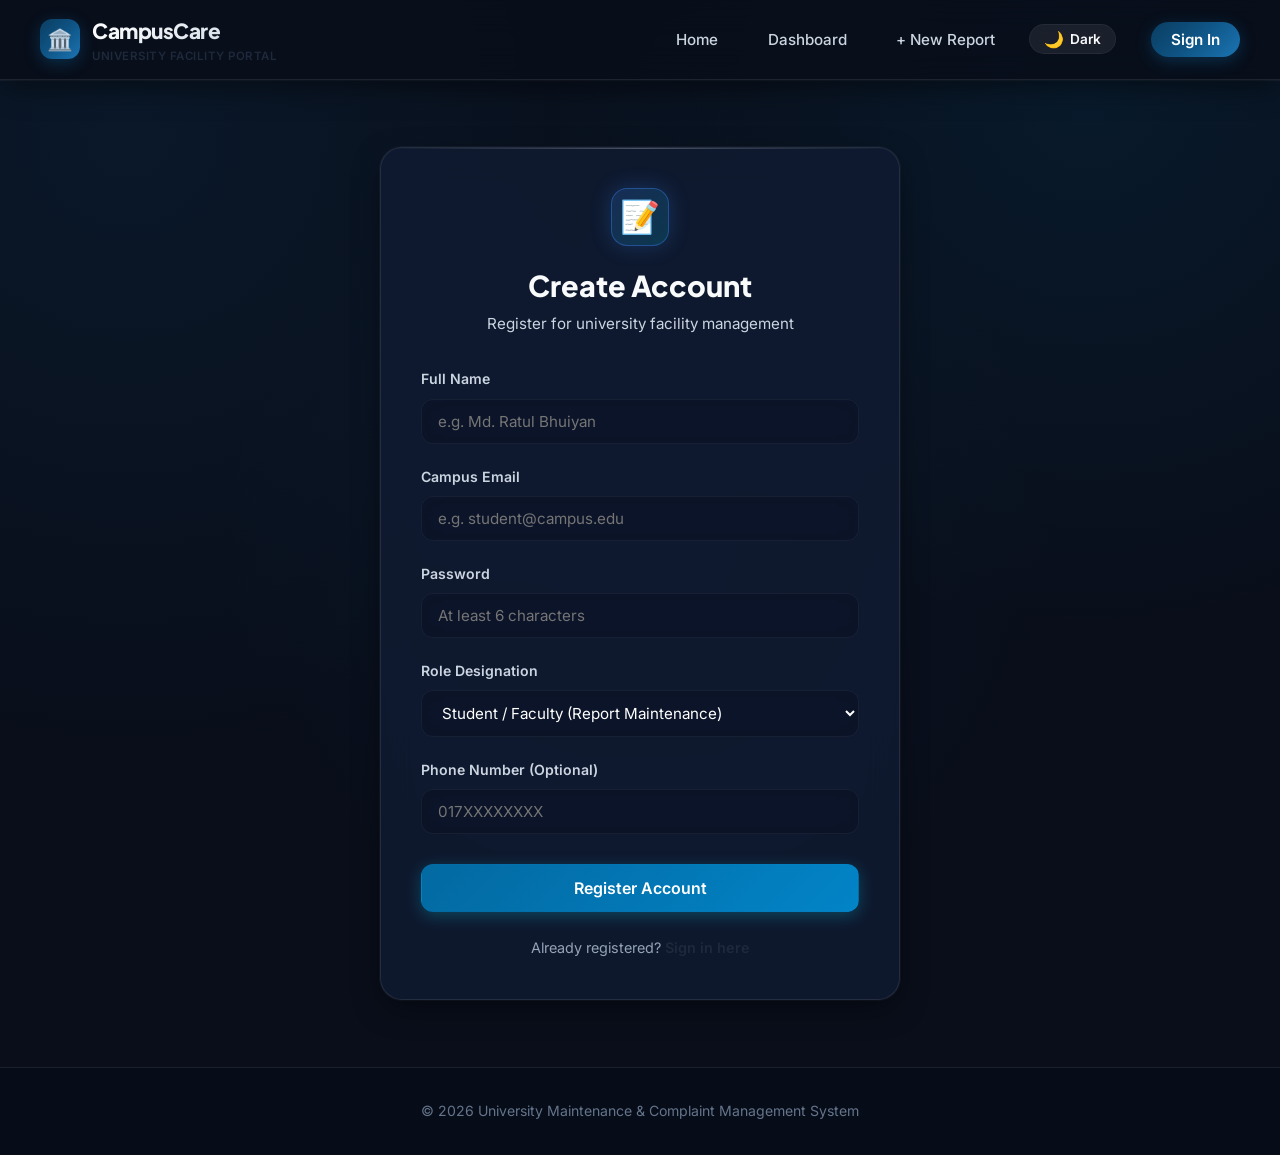
<file: register.html>
<!DOCTYPE html>
<html lang="en">
<head>
  <script>
    (function() {
      var theme = localStorage.getItem('campuscare-theme') || 'dark';
      document.documentElement.setAttribute('data-theme', theme);

      var t = localStorage.getItem('token');
      if (t && t !== 'null' && t !== 'undefined' && t.split('.').length === 3) {
        document.documentElement.style.display = 'none';
        window.location.replace('dashboard.html');
      }
    })();
  </script>
  <meta charset="UTF-8">
  <meta name="viewport" content="width=device-width, initial-scale=1.0">
  <title>Create Account — CampusCare</title>
  <link rel="stylesheet" href="css/style.css">
  <link rel="icon" href="data:image/svg+xml,<svg xmlns='http://www.w3.org/2000/svg' viewBox='0 0 100 100'><text y='.9em' font-size='90'>🏛️</text></svg>">
</head>
<body>

  <!-- Top Glass Navigation Bar -->
  <nav class="navbar">
    <a href="index.html" class="nav-brand">
      <div class="nav-brand-icon">🏛️</div>
      <div class="nav-brand-title">
        <h2>CampusCare</h2>
        <span>University Facility Portal</span>
      </div>
    </a>

    <!-- Mobile Header Actions (Theme + Hamburger) -->
    <div class="nav-mobile-actions">
      <button type="button" class="theme-toggle-btn" id="themeToggleBtnMobile" title="Switch Theme" aria-label="Toggle theme">
        <span class="theme-icon">🌙</span>
      </button>
      <button type="button" class="nav-hamburger-btn" id="navHamburgerBtn" title="Toggle navigation menu" aria-label="Toggle navigation menu" aria-expanded="false">
        <span class="hamburger-bar"></span>
        <span class="hamburger-bar"></span>
        <span class="hamburger-bar"></span>
      </button>
    </div>

    <!-- Navigation Links -->
    <ul class="nav-links" id="navLinks">
      <li><a href="index.html">Home</a></li>
      <li><a href="dashboard.html">Dashboard</a></li>
      <li><a href="new-complaint.html">+ New Report</a></li>
      <li class="nav-theme-desktop">
        <button type="button" class="theme-toggle-btn" id="themeToggleBtn" title="Switch Theme" aria-label="Toggle theme">
          <span class="theme-icon">🌙</span>
          <span class="theme-label">Dark</span>
        </button>
      </li>
      <li>
        <span id="navUserBadge" style="display: none;"></span>
      </li>
      <li><a href="login.html" id="logoutBtn" class="btn-nav-action">Sign In</a></li>
    </ul>
  </nav>

  <!-- Auth Glass Container -->
  <main class="main-content">
    <div class="glass-panel" style="max-width: 520px; margin: 2rem auto;">
      
      <div style="text-align: center; margin-bottom: 2rem;">
        <div class="form-header-icon" style="margin: 0 auto 1rem auto;">📝</div>
        <h1 style="font-family: var(--font-display); font-size: 1.8rem; font-weight: 800; color: var(--text-main);">Create Account</h1>
        <p style="color: var(--text-secondary); font-size: 0.95rem; margin-top: 4px;">Register for university facility management</p>
      </div>

      <form id="registerForm">
        <div class="form-group">
          <label class="form-label" for="regName">Full Name</label>
          <input 
            type="text" 
            id="regName" 
            class="form-control-glass" 
            placeholder="e.g. Md. Ratul Bhuiyan" 
            required 
          />
        </div>

        <div class="form-group">
          <label class="form-label" for="regEmail">Campus Email</label>
          <input 
            type="email" 
            id="regEmail" 
            class="form-control-glass" 
            placeholder="e.g. student@campus.edu" 
            required 
          />
        </div>

        <div class="form-group">
          <label class="form-label" for="regPassword">Password</label>
          <input 
            type="password" 
            id="regPassword" 
            class="form-control-glass" 
            placeholder="At least 6 characters" 
            required 
          />
        </div>

        <div class="form-group">
          <label class="form-label" for="regRole">Role Designation</label>
          <select id="regRole" class="form-control-glass" required>
            <option value="STUDENT" selected>Student / Faculty (Report Maintenance)</option>
            <option value="STAFF">Maintenance Technician (Resolve Tickets)</option>
            <option value="ADMIN">University Admin (Assign & Manage)</option>
          </select>
        </div>

        <div class="form-group">
          <label class="form-label" for="regPhone">Phone Number (Optional)</label>
          <input 
            type="tel" 
            id="regPhone" 
            class="form-control-glass" 
            placeholder="017XXXXXXXX" 
          />
        </div>

        <button type="submit" class="btn btn-secondary btn-block" style="padding: 13px; font-size: 1rem; margin-top: 0.5rem;">
          Register Account
        </button>
      </form>

      <div style="margin-top: 1.5rem; text-align: center; font-size: 0.9rem; color: var(--text-muted);">
        Already registered? <a href="login.html" style="color: var(--secondary); font-weight: 600; text-decoration: none;">Sign in here</a>
      </div>

    </div>
  </main>

  <div class="toast-container" id="toastContainer"></div>

  <footer>
    <p>&copy; 2026 University Maintenance & Complaint Management System</p>
  </footer>

  <script src="js/app.js"></script>
</body>
</html>
</file>
<file: css/style.css>
/* ==========================================================================
   CampusCare — Premium Glassmorphism Design System (CP-2)
   Inspired by Apple macOS / VisionOS & Modern SaaS Dashboards
   ========================================================================== */

@import url('https://fonts.googleapis.com/css2?family=Inter:wght@300;400;500;600;700;800&family=Plus+Jakarta+Sans:wght@500;600;700;800&display=swap');

:root {
  /* ==========================================================================
     SHADCN-INSPIRED DESIGN SYSTEM & 60-30-10 COLOR ARCHITECTURE
     Primary Brand Accent: #0f5586
     ========================================================================== */

  /* 60% DOMINANT BASE (Canvas / Background - Clean Minimal Light) */
  --background: #f8fafc;
  --foreground: #0f172a;

  /* 30% STRUCTURAL ELEMENTS (Cards, Surfaces, Borders, Typography) */
  --card: #ffffff;
  --card-foreground: #0f172a;
  --card-hover: #f1f5f9;
  --popover: #ffffff;
  --popover-foreground: #0f172a;

  /* 10% BRAND ACCENT — PRIMARY COLOR (#0f5586) */
  --primary: #0f5586;
  --primary-foreground: #ffffff;
  --primary-hover: #0c436b;
  --primary-light: #166da7;
  --primary-subtle: #e9f2f8;
  --primary-glow: rgba(15, 85, 134, 0.22);
  --primary-gradient: linear-gradient(135deg, #0a3d61 0%, #0f5586 50%, #166da7 100%);

  /* Secondary & Muted Structural Tokens */
  --secondary: #e2e8f0;
  --secondary-foreground: #0f172a;
  --secondary-gradient: linear-gradient(135deg, #0284c7 0%, #0ea5e9 100%);
  
  --muted: #f1f5f9;
  --muted-foreground: #64748b;
  --dim-foreground: #94a3b8;

  --accent: #e9f2f8;
  --accent-foreground: #0f5586;
  --accent-gradient: linear-gradient(135deg, #0a3d61 0%, #0f5586 100%);

  /* Functional Status Colors */
  --success: #10b981;
  --success-bg: rgba(16, 185, 129, 0.12);
  --success-border: rgba(16, 185, 129, 0.3);

  --warning: #f59e0b;
  --warning-bg: rgba(245, 158, 11, 0.12);
  --warning-border: rgba(245, 158, 11, 0.3);

  --danger: #ef4444;
  --danger-bg: rgba(239, 68, 68, 0.12);
  --danger-border: rgba(239, 68, 68, 0.3);

  --info: #0284c7;
  --info-bg: rgba(2, 132, 199, 0.12);
  --info-border: rgba(2, 132, 199, 0.3);

  /* Borders, Inputs, Focus Rings */
  --border: #e2e8f0;
  --border-subtle: #edf2f7;
  --input: #ffffff;
  --input-border: #cbd5e1;
  --input-color: #0f172a;
  --input-placeholder: #94a3b8;
  --ring: #0f5586;

  /* Backward Compatibility Semantic Aliases */
  --bg-deep: var(--background);
  --bg-surface: var(--card);
  --bg-surface-elevated: var(--muted);
  --bg-gradient: radial-gradient(circle at 10% 15%, rgba(15, 85, 134, 0.05) 0%, transparent 45%),
                 radial-gradient(circle at 85% 10%, rgba(2, 132, 199, 0.04) 0%, transparent 40%),
                 radial-gradient(circle at 50% 60%, rgba(15, 85, 134, 0.03) 0%, transparent 50%);

  --text-main: var(--foreground);
  --text-secondary: #334155;
  --text-muted: var(--muted-foreground);
  --text-dim: var(--dim-foreground);

  --navbar-bg: rgba(255, 255, 255, 0.94);
  --glass-bg: rgba(255, 255, 255, 0.92);
  --glass-bg-card: rgba(255, 255, 255, 0.96);
  --glass-bg-hover: var(--card-hover);
  --glass-border: var(--border);
  --glass-border-light: var(--border-subtle);
  --glass-border-focus: var(--primary);
  --glass-blur: blur(16px);
  --glass-blur-sm: blur(10px);
  --glass-shadow: 0 4px 18px -2px rgba(15, 23, 42, 0.06), 0 0 1px 1px rgba(15, 23, 42, 0.04);
  --glass-shadow-lg: 0 16px 36px -8px rgba(15, 23, 42, 0.1), 0 0 2px 1px rgba(15, 23, 42, 0.04);
  --card-subtle-bg: #ffffff;
  --card-subtle-border: var(--border);

  /* Typography & Geometry */
  --font-sans: 'Inter', -apple-system, BlinkMacSystemFont, 'Segoe UI', Roboto, sans-serif;
  --font-display: 'Plus Jakarta Sans', var(--font-sans);
  --radius-sm: 8px;
  --radius-md: 12px;
  --radius-lg: 16px;
  --radius-xl: 22px;
  --radius-full: 9999px;
  --transition: all 0.2s cubic-bezier(0.4, 0, 0.2, 1);
}

/* ==========================================================================
   DARK MODE DESIGN SYSTEM (60% Deep Slate / 30% Structural / 10% #0f5586)
   ========================================================================== */
.dark,
[data-theme="dark"] {
  /* 60% DOMINANT BASE (Deep Slate Background) */
  --background: #090e1a;
  --foreground: #f8fafc;

  /* 30% STRUCTURAL ELEMENTS (Cards, Panels, Borders) */
  --card: #0f172a;
  --card-foreground: #f8fafc;
  --card-hover: #162238;
  --popover: #0f172a;
  --popover-foreground: #f8fafc;

  /* 10% BRAND ACCENT — PRIMARY COLOR (#0f5586) */
  --primary: #0f5586;
  --primary-foreground: #ffffff;
  --primary-hover: #166da7;
  --primary-light: #288bc9;
  --primary-subtle: rgba(15, 85, 134, 0.25);
  --primary-glow: rgba(15, 85, 134, 0.45);
  --primary-gradient: linear-gradient(135deg, #0a3d61 0%, #0f5586 50%, #1b74b3 100%);

  /* Secondary & Muted Structural Tokens */
  --secondary: #1e293b;
  --secondary-foreground: #f8fafc;
  --secondary-gradient: linear-gradient(135deg, #0369a1 0%, #0284c7 100%);

  --muted: #1e293b;
  --muted-foreground: #94a3b8;
  --dim-foreground: #64748b;

  --accent: #1e293b;
  --accent-foreground: #38bdf8;
  --accent-gradient: linear-gradient(135deg, #0a3d61 0%, #0f5586 100%);

  /* Functional Status Colors */
  --success: #10b981;
  --success-bg: rgba(16, 185, 129, 0.15);
  --success-border: rgba(16, 185, 129, 0.35);

  --warning: #f59e0b;
  --warning-bg: rgba(245, 158, 11, 0.15);
  --warning-border: rgba(245, 158, 11, 0.35);

  --danger: #ef4444;
  --danger-bg: rgba(239, 68, 68, 0.15);
  --danger-border: rgba(239, 68, 68, 0.35);

  --info: #38bdf8;
  --info-bg: rgba(56, 189, 248, 0.15);
  --info-border: rgba(56, 189, 248, 0.35);

  /* Borders, Inputs, Focus Rings */
  --border: rgba(255, 255, 255, 0.09);
  --border-subtle: rgba(255, 255, 255, 0.05);
  --input: rgba(15, 23, 42, 0.85);
  --input-border: rgba(255, 255, 255, 0.14);
  --input-color: #f8fafc;
  --input-placeholder: #64748b;
  --ring: #166da7;

  /* Backward Compatibility Semantic Aliases */
  --bg-deep: var(--background);
  --bg-surface: var(--card);
  --bg-surface-elevated: #111b33;
  --bg-gradient: radial-gradient(circle at 10% 15%, rgba(15, 85, 134, 0.14) 0%, transparent 45%),
                 radial-gradient(circle at 85% 10%, rgba(2, 132, 199, 0.10) 0%, transparent 40%),
                 radial-gradient(circle at 50% 60%, rgba(15, 85, 134, 0.08) 0%, transparent 50%);

  --text-main: var(--foreground);
  --text-secondary: #cbd5e1;
  --text-muted: var(--muted-foreground);
  --text-dim: var(--dim-foreground);

  --navbar-bg: rgba(9, 14, 26, 0.88);
  --glass-bg: rgba(15, 23, 42, 0.75);
  --glass-bg-card: rgba(17, 27, 51, 0.82);
  --glass-bg-hover: var(--card-hover);
  --glass-border: var(--border);
  --glass-border-light: var(--border-subtle);
  --glass-border-focus: var(--primary-light);
  --glass-shadow: 0 10px 30px -5px rgba(0, 0, 0, 0.5), 0 0 1px 1px rgba(255, 255, 255, 0.05);
  --glass-shadow-lg: 0 25px 50px -12px rgba(0, 0, 0, 0.7), 0 0 2px 1px rgba(255, 255, 255, 0.08);
  --card-subtle-bg: rgba(18, 28, 54, 0.5);
  --card-subtle-border: var(--border);
}

/* Base Reset */
*, *::before, *::after {
  margin: 0;
  padding: 0;
  box-sizing: border-box;
  font-family: var(--font-sans);
}

body {
  background-color: var(--bg-deep);
  color: var(--text-main);
  min-height: 100vh;
  display: flex;
  flex-direction: column;
  line-height: 1.6;
  overflow-x: hidden;
  background-image: var(--bg-gradient);
  background-attachment: fixed;
  transition: background-color 0.3s ease, color 0.3s ease;
}

/* ==========================================================================
   GLASS NAVIGATION BAR
   ========================================================================== */
.navbar {
  position: sticky;
  top: 0;
  z-index: 100;
  background: var(--navbar-bg);
  backdrop-filter: var(--glass-blur);
  -webkit-backdrop-filter: var(--glass-blur);
  border-bottom: 1px solid var(--glass-border);
  padding: 0.85rem 2.5rem;
  display: flex;
  justify-content: space-between;
  align-items: center;
  box-shadow: var(--glass-shadow);
  transition: background 0.3s ease, border-color 0.3s ease;
}

.nav-brand {
  display: flex;
  align-items: center;
  gap: 12px;
  text-decoration: none;
  flex-shrink: 0;
}

.nav-brand-icon {
  width: 40px;
  height: 40px;
  border-radius: var(--radius-md);
  background: var(--primary-gradient);
  display: flex;
  align-items: center;
  justify-content: center;
  font-size: 1.3rem;
  box-shadow: 0 4px 15px var(--primary-glow);
}

.nav-brand-title {
  display: flex;
  flex-direction: column;
}

.nav-brand h2 {
  font-family: var(--font-display);
  font-size: 1.3rem;
  font-weight: 800;
  letter-spacing: -0.5px;
  background: linear-gradient(135deg, #ffffff 0%, #cbd5e1 100%);
  -webkit-background-clip: text;
  background-clip: text;
  -webkit-text-fill-color: transparent;
  transition: all 0.3s ease;
}

[data-theme="light"] .nav-brand h2 {
  background: linear-gradient(135deg, #0f172a 0%, #334155 100%);
  -webkit-background-clip: text;
  background-clip: text;
  -webkit-text-fill-color: transparent;
}

.nav-brand span {
  font-size: 0.72rem;
  font-weight: 600;
  color: var(--secondary);
  letter-spacing: 0.5px;
  text-transform: uppercase;
}

/* Theme Toggle Button (Desktop & Mobile) */
.theme-toggle-btn {
  display: inline-flex;
  align-items: center;
  gap: 6px;
  padding: 6px 14px;
  background: rgba(255, 255, 255, 0.08);
  border: 1px solid var(--glass-border-light);
  border-radius: var(--radius-full);
  color: var(--text-main);
  font-size: 0.85rem;
  font-weight: 600;
  cursor: pointer;
  transition: var(--transition);
  backdrop-filter: var(--glass-blur-sm);
  outline: none;
}

[data-theme="light"] .theme-toggle-btn {
  background: #f1f5f9;
  border-color: #cbd5e1;
  color: #0f172a;
}

.theme-toggle-btn:hover {
  transform: translateY(-1px);
  background: rgba(255, 255, 255, 0.16);
  border-color: var(--primary-light);
  box-shadow: 0 4px 12px rgba(0, 0, 0, 0.15);
}

[data-theme="light"] .theme-toggle-btn:hover {
  background: #e2e8f0;
  border-color: var(--primary);
  box-shadow: 0 2px 8px rgba(15, 23, 42, 0.08);
}

.theme-toggle-btn .theme-icon {
  font-size: 1rem;
  line-height: 1;
}

/* Mobile Actions (Theme Toggle + Hamburger) */
.nav-mobile-actions {
  display: none;
  align-items: center;
  gap: 10px;
}

.nav-hamburger-btn {
  display: flex;
  flex-direction: column;
  justify-content: space-around;
  width: 40px;
  height: 40px;
  padding: 9px 8px;
  background: rgba(255, 255, 255, 0.08);
  border: 1px solid var(--glass-border-light);
  border-radius: var(--radius-md);
  cursor: pointer;
  transition: var(--transition);
  outline: none;
}

[data-theme="light"] .nav-hamburger-btn {
  background: #f1f5f9;
  border-color: #cbd5e1;
}

.nav-hamburger-btn .hamburger-bar {
  width: 100%;
  height: 2px;
  background-color: var(--text-main);
  border-radius: 2px;
  transition: var(--transition);
}

.nav-hamburger-btn.active .hamburger-bar:nth-child(1) {
  transform: translateY(7px) rotate(45deg);
}

.nav-hamburger-btn.active .hamburger-bar:nth-child(2) {
  opacity: 0;
  transform: scaleX(0);
}

.nav-hamburger-btn.active .hamburger-bar:nth-child(3) {
  transform: translateY(-7px) rotate(-45deg);
}

/* Navigation Links */
.nav-links {
  display: flex;
  list-style: none;
  gap: 1.1rem;
  align-items: center;
}

.nav-links a {
  color: var(--text-secondary);
  text-decoration: none;
  font-size: 0.95rem;
  font-weight: 500;
  padding: 8px 16px;
  border-radius: var(--radius-md);
  transition: var(--transition);
  position: relative;
}

.nav-links a:hover {
  color: #ffffff;
  background: rgba(255, 255, 255, 0.08);
}

[data-theme="light"] .nav-links a {
  color: var(--text-secondary);
}

[data-theme="light"] .nav-links a:hover {
  color: var(--primary);
  background: rgba(37, 99, 235, 0.08);
}

.nav-links a.active {
  color: #ffffff;
  background: rgba(59, 130, 246, 0.18);
  border: 1px solid rgba(59, 130, 246, 0.35);
  font-weight: 600;
  box-shadow: 0 0 15px rgba(59, 130, 246, 0.2);
}

[data-theme="light"] .nav-links a.active {
  color: var(--primary);
  background: rgba(37, 99, 235, 0.12);
  border-color: rgba(37, 99, 235, 0.35);
  box-shadow: 0 2px 10px rgba(37, 99, 235, 0.15);
}

.btn-nav-action {
  background: var(--primary-gradient) !important;
  color: #ffffff !important;
  border-radius: var(--radius-full) !important;
  padding: 8px 20px !important;
  font-weight: 600 !important;
  box-shadow: 0 4px 15px var(--primary-glow) !important;
  text-decoration: none !important;
  cursor: pointer;
  transition: var(--transition);
}

.btn-nav-action:hover {
  transform: translateY(-2px);
  box-shadow: 0 6px 20px rgba(59, 130, 246, 0.6) !important;
}

.btn-nav-action.sign-out {
  background: rgba(239, 68, 68, 0.15) !important;
  border: 1px solid rgba(239, 68, 68, 0.35) !important;
  color: #fca5a5 !important;
  box-shadow: none !important;
}

.btn-nav-action.sign-out:hover {
  background: rgba(239, 68, 68, 0.35) !important;
  color: #ffffff !important;
  box-shadow: 0 4px 15px rgba(239, 68, 68, 0.4) !important;
}

/* ==========================================================================
   BUTTONS & ACTIONS
   ========================================================================== */
.btn {
  display: inline-flex;
  align-items: center;
  justify-content: center;
  gap: 8px;
  padding: 11px 22px;
  border-radius: var(--radius-md);
  font-size: 0.95rem;
  font-weight: 600;
  cursor: pointer;
  text-decoration: none;
  border: 1px solid transparent;
  outline: none;
  transition: var(--transition);
}

.btn:active {
  transform: scale(0.98);
}

.btn-primary {
  background: var(--primary-gradient);
  color: #ffffff;
  border: 1px solid rgba(255, 255, 255, 0.2);
  box-shadow: 0 4px 16px var(--primary-glow);
}

.btn-primary:hover {
  transform: translateY(-2px);
  box-shadow: 0 8px 24px rgba(59, 130, 246, 0.5);
}

.btn-secondary {
  background: var(--secondary-gradient);
  color: #ffffff;
  box-shadow: 0 4px 16px rgba(6, 182, 212, 0.3);
}

.btn-secondary:hover {
  transform: translateY(-2px);
  box-shadow: 0 8px 24px rgba(6, 182, 212, 0.5);
}

.btn-outline {
  background: rgba(255, 255, 255, 0.05);
  backdrop-filter: var(--glass-blur-sm);
  color: var(--text-main);
  border: 1px solid var(--glass-border-light);
}

.btn-outline:hover {
  background: rgba(255, 255, 255, 0.12);
  border-color: rgba(255, 255, 255, 0.3);
  transform: translateY(-2px);
}

.btn-danger {
  background: var(--danger-bg);
  color: #fca5a5;
  border: 1px solid var(--danger-border);
}

.btn-danger:hover {
  background: var(--danger);
  color: #ffffff;
  box-shadow: 0 4px 15px rgba(239, 68, 68, 0.4);
}

.btn-sm {
  padding: 6px 12px;
  font-size: 0.82rem;
  border-radius: var(--radius-sm);
}

.btn-block {
  width: 100%;
}

/* ==========================================================================
   GLASS PANELS & CONTAINERS
   ========================================================================== */
.main-content {
  flex: 1;
  max-width: 1240px;
  width: 100%;
  margin: 2.2rem auto;
  padding: 0 1.5rem;
}

.glass-panel {
  background: var(--glass-bg-card);
  backdrop-filter: var(--glass-blur);
  -webkit-backdrop-filter: var(--glass-blur);
  border: 1px solid var(--glass-border);
  border-radius: var(--radius-xl);
  box-shadow: var(--glass-shadow);
  padding: 2.5rem;
  position: relative;
  overflow: hidden;
}

.glass-panel::before {
  content: '';
  position: absolute;
  top: 0;
  left: 0;
  right: 0;
  height: 1px;
  background: linear-gradient(90deg, transparent, rgba(255, 255, 255, 0.25), transparent);
}

/* Hero Section */
.hero-glass {
  background: linear-gradient(135deg, rgba(17, 27, 51, 0.8) 0%, rgba(12, 20, 39, 0.9) 100%);
  backdrop-filter: var(--glass-blur);
  border: 1px solid var(--glass-border);
  border-radius: var(--radius-xl);
  padding: 4rem 3rem;
  text-align: center;
  box-shadow: var(--glass-shadow-lg);
  margin-bottom: 2.5rem;
  position: relative;
  overflow: hidden;
}

.hero-glass h1 {
  font-family: var(--font-display);
  font-size: 2.8rem;
  font-weight: 800;
  letter-spacing: -1px;
  line-height: 1.2;
  margin-bottom: 1.25rem;
  background: linear-gradient(135deg, #ffffff 30%, #93c5fd 100%);
  -webkit-background-clip: text;
  background-clip: text;
  -webkit-text-fill-color: transparent;
}

.hero-glass p {
  font-size: 1.2rem;
  max-width: 720px;
  margin: 0 auto 2rem auto;
  color: var(--text-secondary);
  line-height: 1.7;
}

.hero-badge {
  display: inline-flex;
  align-items: center;
  gap: 8px;
  padding: 6px 16px;
  border-radius: var(--radius-full);
  background: rgba(59, 130, 246, 0.12);
  border: 1px solid rgba(59, 130, 246, 0.3);
  color: var(--primary-light);
  font-size: 0.85rem;
  font-weight: 600;
  margin-bottom: 1.5rem;
}

/* Feature Grid */
.features-grid {
  display: grid;
  grid-template-columns: repeat(auto-fit, minmax(300px, 1fr));
  gap: 1.75rem;
  margin-bottom: 3rem;
}

.feature-glass-card {
  background: var(--glass-bg-card);
  backdrop-filter: var(--glass-blur);
  border: 1px solid var(--glass-border);
  border-radius: var(--radius-lg);
  padding: 2.2rem;
  box-shadow: var(--glass-shadow);
  transition: var(--transition);
  display: flex;
  flex-direction: column;
}

.feature-glass-card:hover {
  transform: translateY(-5px);
  background: var(--glass-bg-hover);
  border-color: rgba(59, 130, 246, 0.4);
  box-shadow: 0 15px 35px -5px rgba(0, 0, 0, 0.6), 0 0 20px rgba(59, 130, 246, 0.2);
}

.feature-glass-card .icon-box {
  width: 56px;
  height: 56px;
  border-radius: var(--radius-md);
  background: rgba(59, 130, 246, 0.15);
  border: 1px solid rgba(59, 130, 246, 0.3);
  display: flex;
  align-items: center;
  justify-content: center;
  font-size: 1.8rem;
  margin-bottom: 1.25rem;
}

.feature-glass-card h3 {
  font-family: var(--font-display);
  font-size: 1.3rem;
  font-weight: 700;
  margin-bottom: 0.6rem;
  color: #ffffff;
}

.feature-glass-card p {
  color: var(--text-muted);
  font-size: 0.95rem;
  line-height: 1.6;
}

/* ==========================================================================
   DASHBOARD STAT CARDS & METRICS
   ========================================================================== */
.stats-grid {
  display: grid;
  grid-template-columns: repeat(auto-fit, minmax(240px, 1fr));
  gap: 1.5rem;
  margin-bottom: 2rem;
}

.stat-glass-card {
  background: var(--glass-bg-card);
  backdrop-filter: var(--glass-blur);
  border: 1px solid var(--glass-border);
  border-radius: var(--radius-lg);
  padding: 1.75rem;
  box-shadow: var(--glass-shadow);
  display: flex;
  align-items: center;
  justify-content: space-between;
  transition: var(--transition);
  position: relative;
  overflow: hidden;
}

.stat-glass-card:hover {
  transform: translateY(-3px);
  border-color: var(--glass-border-light);
  box-shadow: var(--glass-shadow-lg);
}

.stat-glass-card::before {
  content: '';
  position: absolute;
  top: 0;
  left: 0;
  width: 4px;
  height: 100%;
}

.stat-glass-card.all::before { background: var(--primary); }
.stat-glass-card.pending::before { background: var(--warning); }
.stat-glass-card.in-progress::before { background: var(--secondary); }
.stat-glass-card.resolved::before { background: var(--success); }

.stat-info h4 {
  font-size: 0.85rem;
  font-weight: 600;
  text-transform: uppercase;
  letter-spacing: 0.5px;
  color: var(--text-muted);
  margin-bottom: 0.4rem;
}

.stat-info .stat-number {
  font-family: var(--font-display);
  font-size: 2.4rem;
  font-weight: 800;
  color: #ffffff;
  line-height: 1;
}

.stat-icon {
  width: 52px;
  height: 52px;
  border-radius: var(--radius-md);
  display: flex;
  align-items: center;
  justify-content: center;
  font-size: 1.6rem;
  background: rgba(255, 255, 255, 0.05);
  border: 1px solid var(--glass-border);
}

/* ==========================================================================
   REPORT MAINTENANCE ISSUE (SPECIAL FOCUS FORM)
   ========================================================================== */
.form-header-box {
  display: flex;
  align-items: flex-start;
  gap: 1.25rem;
  margin-bottom: 2.2rem;
  padding-bottom: 1.5rem;
  border-bottom: 1px solid var(--glass-border);
}

.form-header-icon {
  width: 58px;
  height: 58px;
  border-radius: var(--radius-lg);
  background: linear-gradient(135deg, rgba(59, 130, 246, 0.2) 0%, rgba(6, 182, 212, 0.2) 100%);
  border: 1px solid rgba(59, 130, 246, 0.4);
  display: flex;
  align-items: center;
  justify-content: center;
  font-size: 2rem;
  box-shadow: 0 0 20px rgba(59, 130, 246, 0.25);
  flex-shrink: 0;
}

.form-header-text h1 {
  font-family: var(--font-display);
  font-size: 1.85rem;
  font-weight: 800;
  color: #ffffff;
  letter-spacing: -0.5px;
  margin-bottom: 0.35rem;
}

.form-header-text p {
  color: var(--text-secondary);
  font-size: 0.95rem;
  line-height: 1.5;
}

/* Dynamic Location Card */
.location-glass-card {
  background: rgba(18, 28, 54, 0.75);
  backdrop-filter: var(--glass-blur);
  border: 1px solid var(--glass-border-light);
  border-radius: var(--radius-lg);
  padding: 1.85rem;
  margin-bottom: 1.75rem;
  box-shadow: 0 8px 25px rgba(0, 0, 0, 0.3);
  position: relative;
  transition: var(--transition);
}

.location-glass-card:hover {
  border-color: rgba(59, 130, 246, 0.4);
  box-shadow: 0 12px 30px rgba(0, 0, 0, 0.4), 0 0 15px rgba(59, 130, 246, 0.15);
}

.location-card-header {
  display: flex;
  justify-content: space-between;
  align-items: center;
  margin-bottom: 1.4rem;
  padding-bottom: 0.85rem;
  border-bottom: 1px dashed rgba(255, 255, 255, 0.12);
}

.location-badge-title {
  display: flex;
  align-items: center;
  gap: 10px;
}

.location-chip-label {
  background: var(--primary-gradient);
  color: #ffffff;
  font-size: 0.78rem;
  font-weight: 700;
  padding: 4px 12px;
  border-radius: var(--radius-full);
  letter-spacing: 0.5px;
  box-shadow: 0 2px 10px var(--primary-glow);
}

.location-card-header h3 {
  font-size: 1.15rem;
  font-weight: 700;
  color: #ffffff;
}

/* Form Controls */
.form-group {
  margin-bottom: 1.35rem;
}

.form-label {
  display: block;
  font-size: 0.88rem;
  font-weight: 600;
  color: var(--text-secondary);
  margin-bottom: 0.5rem;
}

.form-label .required {
  color: var(--danger);
  margin-left: 3px;
}

.form-control-glass {
  width: 100%;
  padding: 12px 16px;
  font-size: 0.95rem;
  background: rgba(11, 19, 38, 0.7);
  backdrop-filter: var(--glass-blur-sm);
  border: 1px solid var(--glass-border-light);
  border-radius: var(--radius-md);
  color: #ffffff;
  outline: none;
  transition: var(--transition);
}

.form-control-glass:focus {
  background: rgba(15, 26, 52, 0.95);
  border-color: var(--primary);
  box-shadow: 0 0 0 3px var(--primary-glow);
}

.form-control-glass option {
  background-color: var(--bg-surface-elevated);
  color: #ffffff;
  padding: 10px;
}

/* ==========================================================================
   SMART SEARCHABLE MULTI-SELECT CATEGORY COMPONENT
   ========================================================================== */
.smart-multiselect {
  position: relative;
  width: 100%;
}

.multiselect-box {
  min-height: 48px;
  background: rgba(11, 19, 38, 0.7);
  backdrop-filter: var(--glass-blur-sm);
  border: 1px solid var(--glass-border-light);
  border-radius: var(--radius-md);
  padding: 6px 12px;
  display: flex;
  align-items: center;
  justify-content: space-between;
  cursor: pointer;
  transition: var(--transition);
}

.multiselect-box:hover,
.multiselect-box:focus {
  border-color: var(--primary);
  box-shadow: 0 0 0 3px var(--primary-glow);
}

.selected-chips-container {
  display: flex;
  flex-wrap: wrap;
  gap: 6px;
  align-items: center;
  flex: 1;
}

.category-chip-selected {
  display: inline-flex;
  align-items: center;
  gap: 6px;
  padding: 4px 10px;
  border-radius: var(--radius-full);
  background: rgba(59, 130, 246, 0.25);
  border: 1px solid rgba(59, 130, 246, 0.5);
  color: #ffffff;
  font-size: 0.82rem;
  font-weight: 600;
  animation: chipFadeIn 0.2s ease;
}

@keyframes chipFadeIn {
  from { opacity: 0; transform: scale(0.9); }
  to { opacity: 1; transform: scale(1); }
}

.chip-remove {
  width: 16px;
  height: 16px;
  border-radius: var(--radius-full);
  display: flex;
  align-items: center;
  justify-content: center;
  background: rgba(255, 255, 255, 0.2);
  color: #ffffff;
  font-size: 0.75rem;
  cursor: pointer;
  transition: var(--transition);
}

.chip-remove:hover {
  background: var(--danger);
}

.placeholder-text {
  color: var(--text-dim);
  font-size: 0.9rem;
  user-select: none;
}

.multiselect-arrow {
  color: var(--text-muted);
  font-size: 0.75rem;
  transition: transform 0.2s;
  margin-left: 8px;
}

.multiselect-dropdown {
  position: absolute;
  top: calc(100% + 6px);
  left: 0;
  right: 0;
  z-index: 50;
  background: rgba(15, 24, 48, 0.95);
  backdrop-filter: blur(24px);
  -webkit-backdrop-filter: blur(24px);
  border: 1px solid rgba(255, 255, 255, 0.18);
  border-radius: var(--radius-lg);
  box-shadow: var(--glass-shadow-lg);
  padding: 10px;
  display: none;
  animation: dropdownSlide 0.2s cubic-bezier(0.16, 1, 0.3, 1);
}

.multiselect-dropdown.active {
  display: block;
}

@keyframes dropdownSlide {
  from { opacity: 0; transform: translateY(-8px); }
  to { opacity: 1; transform: translateY(0); }
}

.search-input-wrapper {
  margin-bottom: 8px;
}

.category-search-input {
  width: 100%;
  padding: 8px 12px;
  background: rgba(255, 255, 255, 0.08);
  border: 1px solid var(--glass-border);
  border-radius: var(--radius-sm);
  color: #ffffff;
  font-size: 0.88rem;
  outline: none;
}

.category-search-input:focus {
  border-color: var(--primary);
}

.category-options-list {
  max-height: 200px;
  overflow-y: auto;
  display: flex;
  flex-direction: column;
  gap: 4px;
}

.category-option-item {
  display: flex;
  align-items: center;
  justify-content: space-between;
  padding: 9px 12px;
  border-radius: var(--radius-sm);
  color: var(--text-secondary);
  font-size: 0.9rem;
  cursor: pointer;
  transition: var(--transition);
}

.category-option-item:hover {
  background: rgba(255, 255, 255, 0.08);
  color: #ffffff;
}

.category-option-item.selected {
  background: rgba(59, 130, 246, 0.18);
  color: #ffffff;
  font-weight: 600;
}

.option-check-icon {
  font-size: 0.85rem;
  color: var(--primary-light);
  opacity: 0;
  transition: opacity 0.2s;
}

.category-option-item.selected .option-check-icon {
  opacity: 1;
}

/* Add Location Dashed Button */
.btn-add-location {
  width: 100%;
  padding: 16px;
  background: rgba(59, 130, 246, 0.06);
  border: 2px dashed rgba(59, 130, 246, 0.4);
  border-radius: var(--radius-lg);
  color: var(--primary-light);
  font-size: 1rem;
  font-weight: 700;
  display: flex;
  align-items: center;
  justify-content: center;
  gap: 10px;
  cursor: pointer;
  transition: var(--transition);
}

.btn-add-location:hover {
  background: rgba(59, 130, 246, 0.12);
  border-color: var(--primary);
  transform: translateY(-2px);
  box-shadow: 0 4px 20px rgba(59, 130, 246, 0.2);
}

/* ==========================================================================
   GLASS COMPLAINT TABLE & DASHBOARD CONTROLS
   ========================================================================== */
.table-controls-bar {
  display: flex;
  justify-content: space-between;
  align-items: center;
  margin-bottom: 1.5rem;
  flex-wrap: wrap;
  gap: 1rem;
}

.search-filter-box {
  display: flex;
  gap: 10px;
  align-items: center;
  flex: 1;
  max-width: 400px;
}

.glass-search-input {
  width: 100%;
  padding: 9px 14px 9px 36px;
  background: rgba(15, 23, 42, 0.6) url('data:image/svg+xml;utf8,<svg xmlns="http://www.w3.org/2000/svg" width="16" height="16" viewBox="0 0 24 24" fill="none" stroke="%2394a3b8" stroke-width="2" stroke-linecap="round" stroke-linejoin="round"><circle cx="11" cy="11" r="8"></circle><line x1="21" y1="21" x2="16.65" y2="16.65"></line></svg>') no-repeat 12px center;
  border: 1px solid var(--glass-border);
  border-radius: var(--radius-full);
  color: #ffffff;
  font-size: 0.9rem;
  outline: none;
  transition: var(--transition);
}

.glass-search-input:focus {
  border-color: var(--primary);
  box-shadow: 0 0 0 3px var(--primary-glow);
}

.filter-pills {
  display: flex;
  gap: 8px;
  flex-wrap: wrap;
}

.filter-pill {
  padding: 7px 16px;
  border-radius: var(--radius-full);
  background: rgba(255, 255, 255, 0.05);
  border: 1px solid var(--glass-border);
  color: var(--text-muted);
  font-size: 0.85rem;
  font-weight: 600;
  cursor: pointer;
  transition: var(--transition);
}

.filter-pill:hover {
  background: rgba(255, 255, 255, 0.1);
  color: #ffffff;
}

.filter-pill.active {
  background: var(--primary-gradient);
  color: #ffffff;
  border-color: transparent;
  box-shadow: 0 4px 15px var(--primary-glow);
}

.table-glass-wrapper {
  background: var(--glass-bg-card);
  backdrop-filter: var(--glass-blur);
  border: 1px solid var(--glass-border);
  border-radius: var(--radius-xl);
  overflow: hidden;
  box-shadow: var(--glass-shadow);
}

.glass-table {
  width: 100%;
  border-collapse: collapse;
  text-align: left;
}

.glass-table th {
  padding: 16px 20px;
  background: rgba(11, 18, 36, 0.8);
  font-size: 0.82rem;
  font-weight: 700;
  text-transform: uppercase;
  letter-spacing: 0.5px;
  color: var(--text-muted);
  border-bottom: 1px solid var(--glass-border);
}

.glass-table td {
  padding: 16px 20px;
  border-bottom: 1px solid rgba(255, 255, 255, 0.06);
  font-size: 0.92rem;
  color: var(--text-secondary);
}

.glass-table tbody tr {
  transition: background 0.2s;
}

.glass-table tbody tr:hover {
  background: rgba(255, 255, 255, 0.04);
}

.glass-table tbody tr:last-child td {
  border-bottom: none;
}

/* Badges */
.badge-glass {
  display: inline-flex;
  align-items: center;
  gap: 6px;
  padding: 4px 12px;
  border-radius: var(--radius-full);
  font-size: 0.75rem;
  font-weight: 700;
  letter-spacing: 0.5px;
}

.badge-pending { background: var(--warning-bg); color: #fbbf24; border: 1px solid var(--warning-border); }
.badge-assigned { background: rgba(99, 102, 241, 0.15); color: #818cf8; border: 1px solid rgba(99, 102, 241, 0.35); }
.badge-in_progress { background: var(--info-bg); color: #38bdf8; border: 1px solid var(--info-border); }
.badge-resolved { background: var(--success-bg); color: #34d399; border: 1px solid var(--success-border); }
.badge-rejected { background: var(--danger-bg); color: #f87171; border: 1px solid var(--danger-border); }

/* ==========================================================================
   GLASS MODAL & TOASTS
   ========================================================================== */
.modal-overlay {
  position: fixed;
  inset: 0;
  background: rgba(0, 0, 0, 0.7);
  backdrop-filter: blur(12px);
  -webkit-backdrop-filter: blur(12px);
  display: none;
  justify-content: center;
  align-items: center;
  z-index: 1000;
  padding: 1.5rem;
}

.modal-overlay.active {
  display: flex;
}

.modal-box {
  background: var(--bg-surface-elevated);
  border: 1px solid var(--glass-border-light);
  border-radius: var(--radius-xl);
  max-width: 520px;
  width: 100%;
  padding: 2.2rem;
  box-shadow: 0 30px 60px rgba(0, 0, 0, 0.8), 0 0 20px var(--primary-glow);
  animation: modalScale 0.25s cubic-bezier(0.16, 1, 0.3, 1);
}

@keyframes modalScale {
  from { opacity: 0; transform: scale(0.94); }
  to { opacity: 1; transform: scale(1); }
}

.modal-header {
  display: flex;
  justify-content: space-between;
  align-items: center;
  margin-bottom: 1.5rem;
  padding-bottom: 0.85rem;
  border-bottom: 1px solid var(--glass-border);
}

.modal-close {
  background: none;
  border: none;
  color: var(--text-muted);
  font-size: 1.6rem;
  cursor: pointer;
  transition: color 0.2s;
}

.modal-close:hover {
  color: var(--danger);
}

.modal-box-lg {
  max-width: 680px !important;
  max-height: 90vh;
  display: flex;
  flex-direction: column;
}

.modal-scroll-body {
  overflow-y: auto;
  padding-right: 6px;
  flex: 1;
}

.ticket-overview-grid {
  display: grid;
  grid-template-columns: repeat(auto-fit, minmax(200px, 1fr));
  gap: 12px;
  margin-bottom: 1.25rem;
}

.ticket-info-card {
  background: rgba(255, 255, 255, 0.04);
  border: 1px solid var(--glass-border);
  border-radius: var(--radius-md);
  padding: 10px 14px;
  display: flex;
  flex-direction: column;
  gap: 3px;
}

.ticket-info-label {
  font-size: 0.76rem;
  color: var(--text-dim);
  font-weight: 600;
  text-transform: uppercase;
  letter-spacing: 0.4px;
}

.ticket-info-val {
  font-size: 0.92rem;
  color: var(--text-main);
  font-weight: 600;
  word-break: break-word;
}

.details-desc-box {
  padding: 12px 14px;
  background: rgba(255, 255, 255, 0.04);
  border: 1px solid var(--glass-border);
  border-radius: var(--radius-md);
  font-size: 0.92rem;
  line-height: 1.6;
  color: var(--text-secondary);
}

.details-photo-container {
  position: relative;
  border-radius: var(--radius-md);
  overflow: hidden;
  border: 1px solid var(--glass-border);
  max-height: 240px;
  background: rgba(0, 0, 0, 0.5);
  display: flex;
  align-items: center;
  justify-content: center;
}

.details-photo-img {
  width: 100%;
  height: 240px;
  object-fit: contain;
  display: block;
}

.details-photo-link {
  position: absolute;
  right: 12px;
  bottom: 12px;
  background: rgba(0, 0, 0, 0.75);
  color: #ffffff;
  padding: 5px 12px;
  border-radius: var(--radius-sm);
  font-size: 0.78rem;
  text-decoration: none;
  border: 1px solid rgba(255, 255, 255, 0.25);
  transition: var(--transition);
}

.details-photo-link:hover {
  background: var(--primary);
  border-color: var(--primary);
}

/* ==========================================================================
   VISUAL LIFECYCLE AUDIT TIMELINE
   ========================================================================== */
.timeline-container {
  position: relative;
  padding-left: 24px;
  margin-top: 10px;
}

.timeline-container::before {
  content: '';
  position: absolute;
  left: 7px;
  top: 8px;
  bottom: 8px;
  width: 2px;
  background: linear-gradient(180deg, var(--primary) 0%, rgba(59, 130, 246, 0.2) 100%);
}

.timeline-item {
  position: relative;
  margin-bottom: 18px;
}

.timeline-item:last-child {
  margin-bottom: 4px;
}

.timeline-dot {
  position: absolute;
  left: -24px;
  top: 4px;
  width: 16px;
  height: 16px;
  border-radius: 50%;
  background: var(--bg-surface-elevated);
  border: 2px solid var(--primary);
  box-shadow: 0 0 10px var(--primary-glow);
  display: flex;
  align-items: center;
  justify-content: center;
}

.timeline-dot.status-PENDING { border-color: var(--warning); box-shadow: 0 0 8px rgba(245, 158, 11, 0.5); }
.timeline-dot.status-ASSIGNED { border-color: #818cf8; box-shadow: 0 0 8px rgba(99, 102, 241, 0.5); }
.timeline-dot.status-IN_PROGRESS { border-color: var(--secondary); box-shadow: 0 0 8px rgba(6, 182, 212, 0.5); }
.timeline-dot.status-RESOLVED { border-color: var(--success); box-shadow: 0 0 8px rgba(16, 185, 129, 0.5); }
.timeline-dot.status-REJECTED { border-color: var(--danger); box-shadow: 0 0 8px rgba(239, 68, 68, 0.5); }

.timeline-content {
  background: rgba(255, 255, 255, 0.04);
  border: 1px solid var(--glass-border);
  border-radius: var(--radius-md);
  padding: 10px 14px;
  transition: var(--transition);
}

.timeline-content:hover {
  background: rgba(255, 255, 255, 0.07);
  border-color: rgba(59, 130, 246, 0.3);
}

.timeline-header {
  display: flex;
  justify-content: space-between;
  align-items: center;
  flex-wrap: wrap;
  gap: 6px;
  margin-bottom: 4px;
}

.timeline-actor {
  font-size: 0.82rem;
  font-weight: 700;
  color: var(--text-main);
  display: inline-flex;
  align-items: center;
  gap: 6px;
}

.timeline-time {
  font-size: 0.74rem;
  color: var(--text-dim);
}

.timeline-note {
  font-size: 0.85rem;
  color: var(--text-secondary);
  line-height: 1.5;
  margin-top: 4px;
  word-break: break-word;
}

/* Floating Glass Toast Notification */
.toast-container {
  position: fixed;
  bottom: 2rem;
  right: 2rem;
  z-index: 2000;
  display: flex;
  flex-direction: column;
  gap: 10px;
  pointer-events: none;
}

.toast {
  pointer-events: auto;
  min-width: 300px;
  padding: 14px 20px;
  border-radius: var(--radius-lg);
  background: rgba(15, 23, 42, 0.9);
  backdrop-filter: blur(16px);
  border: 1px solid var(--glass-border-light);
  color: #ffffff;
  font-size: 0.92rem;
  font-weight: 500;
  box-shadow: var(--glass-shadow-lg);
  display: flex;
  align-items: center;
  gap: 12px;
  animation: toastSlideIn 0.3s cubic-bezier(0.16, 1, 0.3, 1);
}

@keyframes toastSlideIn {
  from { opacity: 0; transform: translateY(20px); }
  to { opacity: 1; transform: translateY(0); }
}

.toast.success { border-left: 4px solid var(--success); }
.toast.error { border-left: 4px solid var(--danger); }
.toast.info { border-left: 4px solid var(--primary); }

/* Test Demo Credentials Box & Copy Buttons */
.test-accounts-box {
  margin-top: 1.5rem;
  padding: 14px 16px;
  background: rgba(255, 255, 255, 0.04);
  border: 1px solid var(--glass-border);
  border-radius: var(--radius-md);
  font-size: 0.82rem;
  color: var(--text-secondary);
  transition: var(--transition);
}

.test-accounts-title {
  font-weight: 700;
  color: var(--text-main);
  font-size: 0.82rem;
  margin-bottom: 8px;
  text-align: center;
}

.test-cred-list {
  display: flex;
  flex-direction: column;
  gap: 7px;
}

.test-cred-row {
  display: flex;
  align-items: center;
  justify-content: space-between;
  gap: 8px;
  background: rgba(15, 23, 42, 0.45);
  padding: 6px 10px;
  border-radius: var(--radius-sm);
  border: 1px solid rgba(255, 255, 255, 0.06);
  transition: var(--transition);
}

.test-cred-row:hover {
  border-color: rgba(59, 130, 246, 0.35);
  background: rgba(18, 28, 54, 0.6);
}

.test-cred-label {
  font-weight: 600;
  color: var(--text-muted);
  font-size: 0.78rem;
  min-width: 62px;
}

.test-cred-code {
  font-family: monospace;
  font-size: 0.82rem;
  color: var(--primary-light);
  background: rgba(255, 255, 255, 0.05);
  padding: 2px 6px;
  border-radius: 4px;
  flex: 1;
  text-align: left;
  word-break: break-all;
}

.btn-copy-cred {
  display: inline-flex;
  align-items: center;
  gap: 4px;
  padding: 4px 9px;
  background: rgba(255, 255, 255, 0.08);
  border: 1px solid var(--glass-border-light);
  border-radius: var(--radius-sm);
  color: var(--text-main);
  font-size: 0.74rem;
  font-weight: 600;
  cursor: pointer;
  transition: var(--transition);
  outline: none;
  white-space: nowrap;
}

.btn-copy-cred:hover {
  background: var(--primary-gradient);
  color: #ffffff;
  border-color: transparent;
  transform: translateY(-1px);
  box-shadow: 0 2px 8px var(--primary-glow);
}

.btn-copy-cred.copied {
  background: rgba(16, 185, 129, 0.25) !important;
  border-color: rgba(16, 185, 129, 0.5) !important;
  color: #34d399 !important;
}

/* Footer */
footer {
  background: rgba(7, 12, 24, 0.85);
  border-top: 1px solid var(--glass-border);
  padding: 2rem;
  text-align: center;
  color: var(--text-dim);
  font-size: 0.88rem;
  margin-top: auto;
}

/* Responsive adjustments */
@media (max-width: 768px) {
  .navbar { padding: 1rem 1.25rem; }
  .hero-glass { padding: 2.5rem 1.5rem; }
  .hero-glass h1 { font-size: 2rem; }
  .glass-panel { padding: 1.5rem; }
  .table-controls-bar { flex-direction: column; align-items: stretch; }
  .search-filter-box { max-width: 100%; }
}

/* ==========================================================================
   CLEAN & MODERN REPORT FORM STYLES (ENHANCED CP-2)
   ========================================================================== */
.report-page-header {
  margin-bottom: 2rem;
}

.report-breadcrumbs {
  display: flex;
  align-items: center;
  gap: 8px;
  font-size: 0.85rem;
  color: var(--text-muted);
  margin-bottom: 1rem;
}

.report-breadcrumbs a {
  color: var(--text-secondary);
  text-decoration: none;
  transition: color 0.2s;
}

.report-breadcrumbs a:hover {
  color: var(--primary-light);
}

.report-step-card {
  background: rgba(14, 23, 44, 0.7);
  border: 1px solid var(--glass-border);
  border-radius: var(--radius-lg);
  padding: 1.5rem 1.75rem;
  margin-bottom: 1.5rem;
  transition: var(--transition);
  position: relative;
}

.report-step-card:hover {
  border-color: rgba(59, 130, 246, 0.35);
  box-shadow: 0 8px 24px -6px rgba(0, 0, 0, 0.4);
}

.report-step-header {
  display: flex;
  justify-content: space-between;
  align-items: center;
  margin-bottom: 1.2rem;
  padding-bottom: 0.8rem;
  border-bottom: 1px solid rgba(255, 255, 255, 0.07);
}

.report-step-title {
  display: flex;
  align-items: center;
  gap: 12px;
}

.report-step-badge {
  width: 28px;
  height: 28px;
  border-radius: var(--radius-full);
  background: var(--primary-gradient);
  color: #ffffff;
  font-size: 0.82rem;
  font-weight: 700;
  display: flex;
  align-items: center;
  justify-content: center;
  box-shadow: 0 2px 8px var(--primary-glow);
}

.report-step-title h2 {
  font-size: 1.15rem;
  font-weight: 700;
  color: #ffffff;
  letter-spacing: -0.2px;
}

.report-step-count {
  font-size: 0.82rem;
  font-weight: 600;
  padding: 3px 10px;
  border-radius: var(--radius-full);
  background: rgba(59, 130, 246, 0.15);
  border: 1px solid rgba(59, 130, 246, 0.3);
  color: var(--primary-light);
}

/* Building Filters */
.building-filter-pills {
  display: flex;
  gap: 8px;
  overflow-x: auto;
  padding-bottom: 8px;
  margin-bottom: 1rem;
}

.building-pill {
  padding: 6px 14px;
  border-radius: var(--radius-full);
  font-size: 0.82rem;
  font-weight: 500;
  background: rgba(255, 255, 255, 0.05);
  border: 1px solid var(--glass-border);
  color: var(--text-secondary);
  cursor: pointer;
  white-space: nowrap;
  transition: var(--transition);
}

.building-pill:hover {
  background: rgba(255, 255, 255, 0.1);
  color: #ffffff;
}

.building-pill.active {
  background: rgba(59, 130, 246, 0.2);
  border-color: var(--primary);
  color: #ffffff;
  font-weight: 600;
}

/* Grid for Room Selection */
.room-selection-grid {
  display: grid;
  grid-template-columns: repeat(auto-fill, minmax(220px, 1fr));
  gap: 10px;
  max-height: 240px;
  overflow-y: auto;
  padding: 4px;
}

.room-card-select {
  padding: 10px 14px;
  background: rgba(18, 28, 54, 0.6);
  border: 1px solid var(--glass-border);
  border-radius: var(--radius-md);
  cursor: pointer;
  display: flex;
  align-items: center;
  justify-content: space-between;
  gap: 10px;
  transition: var(--transition);
  user-select: none;
}

.room-card-select:hover {
  background: rgba(26, 40, 77, 0.8);
  border-color: rgba(59, 130, 246, 0.4);
  transform: translateY(-1px);
}

.room-card-select.selected {
  background: rgba(37, 99, 235, 0.22);
  border-color: var(--primary);
  box-shadow: 0 0 12px rgba(59, 130, 246, 0.25);
}

.room-card-info {
  display: flex;
  flex-direction: column;
}

.room-card-num {
  font-size: 0.92rem;
  font-weight: 600;
  color: #ffffff;
}

.room-card-bldg {
  font-size: 0.76rem;
  color: var(--text-dim);
}

.room-check-badge {
  width: 20px;
  height: 20px;
  border-radius: var(--radius-full);
  border: 1.5px solid var(--text-dim);
  display: flex;
  align-items: center;
  justify-content: center;
  font-size: 0.75rem;
  color: transparent;
  transition: var(--transition);
  flex-shrink: 0;
}

.room-card-select.selected .room-check-badge {
  background: var(--primary);
  border-color: var(--primary);
  color: #ffffff;
}

/* Category Grid Tiles */
.category-selection-grid {
  display: grid;
  grid-template-columns: repeat(auto-fill, minmax(210px, 1fr));
  gap: 12px;
  margin-top: 0.8rem;
}

.category-card-select {
  padding: 12px 14px;
  background: rgba(18, 28, 54, 0.6);
  border: 1px solid var(--glass-border);
  border-radius: var(--radius-md);
  cursor: pointer;
  display: flex;
  align-items: center;
  gap: 12px;
  transition: var(--transition);
  user-select: none;
}

.category-card-select:hover {
  background: rgba(26, 40, 77, 0.8);
  border-color: rgba(6, 182, 212, 0.4);
  transform: translateY(-1px);
}

.category-card-select.selected {
  background: rgba(6, 182, 212, 0.2);
  border-color: var(--secondary);
  box-shadow: 0 0 14px rgba(6, 182, 212, 0.3);
}

.category-icon-box {
  width: 36px;
  height: 36px;
  border-radius: var(--radius-sm);
  background: rgba(255, 255, 255, 0.08);
  display: flex;
  align-items: center;
  justify-content: center;
  font-size: 1.2rem;
  flex-shrink: 0;
}

.category-card-select.selected .category-icon-box {
  background: var(--secondary-gradient);
}

.category-card-name {
  font-size: 0.88rem;
  font-weight: 600;
  color: var(--text-main);
  flex: 1;
}

/* Selected Chips Bar */
.selected-tags-bar {
  display: flex;
  flex-wrap: wrap;
  gap: 6px;
  padding: 10px 12px;
  background: rgba(10, 16, 32, 0.6);
  border: 1px dashed rgba(255, 255, 255, 0.12);
  border-radius: var(--radius-md);
  margin-top: 10px;
  min-height: 42px;
  align-items: center;
}

.selected-tag-chip {
  display: inline-flex;
  align-items: center;
  gap: 6px;
  padding: 4px 10px;
  border-radius: var(--radius-full);
  font-size: 0.8rem;
  font-weight: 600;
  background: rgba(59, 130, 246, 0.2);
  border: 1px solid rgba(59, 130, 246, 0.4);
  color: #ffffff;
}

.selected-tag-chip.cat {
  background: rgba(6, 182, 212, 0.2);
  border-color: rgba(6, 182, 212, 0.4);
}

.selected-tag-remove {
  cursor: pointer;
  opacity: 0.7;
  font-size: 0.9rem;
  line-height: 1;
  transition: opacity 0.2s;
}

.selected-tag-remove:hover {
  opacity: 1;
  color: var(--danger);
}

/* Priority Card Grid */
.priority-tiles-grid {
  display: grid;
  grid-template-columns: repeat(4, 1fr);
  gap: 10px;
}

@media (max-width: 640px) {
  .priority-tiles-grid {
    grid-template-columns: repeat(2, 1fr);
  }
}

.priority-tile {
  padding: 12px;
  border-radius: var(--radius-md);
  border: 1px solid var(--glass-border);
  background: rgba(18, 28, 54, 0.5);
  cursor: pointer;
  text-align: center;
  transition: var(--transition);
  user-select: none;
}

.priority-tile:hover {
  background: rgba(26, 40, 77, 0.8);
}

.priority-tile.selected {
  border-width: 1.5px;
  font-weight: 700;
}

.priority-tile[data-priority="LOW"].selected {
  border-color: var(--success);
  background: var(--success-bg);
  color: #6ee7b7;
}

.priority-tile[data-priority="MEDIUM"].selected {
  border-color: var(--primary);
  background: rgba(59, 130, 246, 0.2);
  color: #93c5fd;
}

.priority-tile[data-priority="HIGH"].selected {
  border-color: var(--warning);
  background: var(--warning-bg);
  color: #fde047;
}

.priority-tile[data-priority="URGENT"].selected {
  border-color: var(--danger);
  background: var(--danger-bg);
  color: #fca5a5;
  box-shadow: 0 0 15px rgba(239, 68, 68, 0.25);
}

.priority-tile-title {
  font-size: 0.88rem;
  font-weight: 600;
  margin-bottom: 2px;
}

.priority-tile-desc {
  font-size: 0.72rem;
  color: var(--text-dim);
}

/* Description Quick Chips */
.quick-phrase-chips {
  display: flex;
  flex-wrap: wrap;
  gap: 6px;
  margin-top: 8px;
}

.quick-phrase-chip {
  padding: 4px 10px;
  border-radius: var(--radius-full);
  background: rgba(255, 255, 255, 0.05);
  border: 1px solid var(--glass-border);
  color: var(--text-muted);
  font-size: 0.78rem;
  cursor: pointer;
  transition: var(--transition);
}

.quick-phrase-chip:hover {
  background: rgba(59, 130, 246, 0.15);
  border-color: rgba(59, 130, 246, 0.4);
  color: #ffffff;
}

/* Image preview box */
.photo-preview-wrap {
  margin-top: 10px;
  display: none;
  align-items: center;
  gap: 12px;
  padding: 8px 12px;
  background: rgba(10, 16, 32, 0.7);
  border: 1px solid var(--glass-border);
  border-radius: var(--radius-md);
}

.photo-preview-wrap.visible {
  display: flex;
}

.photo-preview-thumb {
  width: 50px;
  height: 50px;
  border-radius: var(--radius-sm);
  object-fit: cover;
  border: 1px solid var(--glass-border-light);
}

/* Summary Box before submit */
.report-summary-banner {
  background: linear-gradient(135deg, rgba(37, 99, 235, 0.12) 0%, rgba(6, 182, 212, 0.12) 100%);
  border: 1px solid rgba(59, 130, 246, 0.3);
  border-radius: var(--radius-lg);
  padding: 1.25rem 1.5rem;
  margin-bottom: 1.8rem;
  display: flex;
  align-items: center;
  justify-content: space-between;
  gap: 1rem;
}

.report-summary-text h4 {
  font-size: 0.98rem;
  font-weight: 700;
  color: #ffffff;
  margin-bottom: 2px;
}

.report-summary-text p {
  font-size: 0.84rem;
  color: var(--text-secondary);
}

.report-summary-count-badge {
  padding: 6px 14px;
  border-radius: var(--radius-full);
  background: var(--primary-gradient);
  color: #ffffff;
  font-weight: 700;
  font-size: 0.95rem;
  box-shadow: 0 4px 12px var(--primary-glow);
  white-space: nowrap;
}

/* ==========================================================================
   VIEW MODE SWITCHER & SELECT OPTION COMPONENT (7 FLOORS & 70+ ROOMS)
   ========================================================================== */
.view-mode-tabs {
  display: inline-flex;
  background: rgba(10, 16, 32, 0.7);
  border: 1px solid var(--glass-border);
  border-radius: var(--radius-full);
  padding: 3px;
  gap: 4px;
}

.view-mode-btn {
  padding: 5px 12px;
  border-radius: var(--radius-full);
  border: none;
  background: transparent;
  color: var(--text-muted);
  font-size: 0.78rem;
  font-weight: 600;
  cursor: pointer;
  transition: var(--transition);
  display: inline-flex;
  align-items: center;
  gap: 5px;
}

.view-mode-btn:hover {
  color: #ffffff;
}

.view-mode-btn.active {
  background: var(--primary-gradient);
  color: #ffffff;
  box-shadow: 0 2px 8px var(--primary-glow);
}

.select-mode-wrap {
  display: none;
  background: rgba(10, 16, 32, 0.5);
  border: 1px solid var(--glass-border);
  border-radius: var(--radius-md);
  padding: 14px 16px;
  margin-bottom: 1rem;
}

.select-mode-wrap.active {
  display: block;
}

.select-row-flex {
  display: flex;
  gap: 10px;
  align-items: center;
}

.slice-controls-bar {
  display: flex;
  justify-content: space-between;
  align-items: center;
  margin-top: 12px;
  padding-top: 10px;
  border-top: 1px dashed rgba(255, 255, 255, 0.08);
  font-size: 0.82rem;
  color: var(--text-dim);
}

.slice-btn-group {
  display: flex;
  gap: 6px;
}

.btn-slice {
  padding: 5px 12px;
  border-radius: var(--radius-md);
  background: rgba(255, 255, 255, 0.06);
  border: 1px solid var(--glass-border);
  color: var(--text-secondary);
  font-size: 0.78rem;
  font-weight: 600;
  cursor: pointer;
  transition: var(--transition);
}

.btn-slice:hover {
  background: rgba(59, 130, 246, 0.18);
  border-color: rgba(59, 130, 246, 0.4);
  color: #ffffff;
}

/* Floor Filter Bar */
.floor-filter-pills {
  display: flex;
  gap: 6px;
  overflow-x: auto;
  padding-bottom: 6px;
  margin-bottom: 0.8rem;
}

.floor-pill {
  padding: 4px 11px;
  border-radius: var(--radius-full);
  font-size: 0.76rem;
  font-weight: 500;
  background: rgba(255, 255, 255, 0.04);
  border: 1px solid var(--glass-border);
  color: var(--text-muted);
  cursor: pointer;
  white-space: nowrap;
  transition: var(--transition);
}

.floor-pill:hover {
  background: rgba(255, 255, 255, 0.1);
  color: #ffffff;
}

.floor-pill.active {
  background: rgba(6, 182, 212, 0.2);
  border-color: var(--secondary);
  color: #ffffff;
  font-weight: 600;
}

/* Navbar User Badge & Auth State */
.nav-user-badge {
  display: inline-flex;
  align-items: center;
  gap: 8px;
  font-size: 0.85rem;
  font-weight: 600;
  color: var(--text-main);
  padding: 6px 14px;
  background: rgba(255, 255, 255, 0.08);
  border: 1px solid var(--glass-border-light);
  border-radius: var(--radius-full);
  backdrop-filter: var(--glass-blur-sm);
  transition: var(--transition);
}

[data-theme="light"] .nav-user-badge {
  background: #f1f5f9;
  border-color: #cbd5e1;
  color: #0f172a;
}

.nav-user-badge .role-pill {
  font-size: 0.72rem;
  font-weight: 700;
  padding: 2px 8px;
  border-radius: var(--radius-full);
  background: var(--primary-gradient);
  color: #ffffff;
  text-transform: uppercase;
  letter-spacing: 0.5px;
}

/* ==========================================================================
   COMPREHENSIVE LIGHT MODE OVERRIDES
   ========================================================================== */
[data-theme="light"] {
  color-scheme: light;
}

[data-theme="light"] h1,
[data-theme="light"] h2,
[data-theme="light"] h3,
[data-theme="light"] h4,
[data-theme="light"] h5,
[data-theme="light"] h6 {
  color: #0f172a !important;
}

/* ----------------------------------------------------
   HOME PAGE (index.html) LIGHT MODE
   ---------------------------------------------------- */
[data-theme="light"] .hero-glass {
  background: linear-gradient(135deg, #ffffff 0%, #f1f5f9 100%) !important;
  border: 1px solid #cbd5e1 !important;
  box-shadow: 0 10px 35px -5px rgba(15, 23, 42, 0.08), 0 0 1px 1px rgba(15, 23, 42, 0.04) !important;
}

[data-theme="light"] .hero-glass::before {
  background: linear-gradient(90deg, transparent, rgba(37, 99, 235, 0.3), transparent) !important;
}

[data-theme="light"] .hero-glass h1 {
  background: linear-gradient(135deg, #0f172a 30%, #2563eb 100%) !important;
  -webkit-background-clip: text !important;
  background-clip: text !important;
  -webkit-text-fill-color: transparent !important;
}

[data-theme="light"] .hero-glass p {
  color: #475569 !important;
}

[data-theme="light"] .hero-badge {
  background: rgba(37, 99, 235, 0.08) !important;
  border: 1px solid rgba(37, 99, 235, 0.3) !important;
  color: #1d4ed8 !important;
}

[data-theme="light"] .features-grid .feature-glass-card {
  background: #ffffff !important;
  border: 1px solid #e2e8f0 !important;
  box-shadow: 0 4px 20px rgba(15, 23, 42, 0.05) !important;
}

[data-theme="light"] .features-grid .feature-glass-card:hover {
  background: #f8fafc !important;
  border-color: #93c5fd !important;
  box-shadow: 0 12px 30px rgba(37, 99, 235, 0.1) !important;
}

[data-theme="light"] .feature-glass-card .icon-box {
  background: rgba(37, 99, 235, 0.08) !important;
  border: 1px solid rgba(37, 99, 235, 0.25) !important;
}

[data-theme="light"] .feature-glass-card h3 {
  color: #0f172a !important;
}

[data-theme="light"] .feature-glass-card p {
  color: #64748b !important;
}

/* ----------------------------------------------------
   REPORT FORM (new-complaint.html) LIGHT MODE
   ---------------------------------------------------- */
[data-theme="light"] .report-page-header h1 {
  color: #0f172a !important;
}

[data-theme="light"] .report-page-header p {
  color: #475569 !important;
}

[data-theme="light"] .report-breadcrumbs a {
  color: #64748b !important;
}

[data-theme="light"] .report-breadcrumbs a:hover {
  color: #2563eb !important;
}

[data-theme="light"] .api-status-pill {
  background: #ecfdf5 !important;
  border: 1px solid #a7f3d0 !important;
  color: #047857 !important;
}

[data-theme="light"] .glass-panel {
  background: #ffffff !important;
  border: 1px solid #e2e8f0 !important;
  box-shadow: 0 4px 25px rgba(15, 23, 42, 0.05) !important;
}

[data-theme="light"] .glass-panel::before {
  background: linear-gradient(90deg, transparent, rgba(37, 99, 235, 0.3), transparent) !important;
}

[data-theme="light"] .report-step-card {
  background: #f8fafc !important;
  border: 1px solid #cbd5e1 !important;
}

[data-theme="light"] .report-step-card:hover {
  border-color: #93c5fd !important;
  box-shadow: 0 8px 24px rgba(15, 23, 42, 0.06) !important;
}

[data-theme="light"] .report-step-header {
  border-bottom: 1px solid #e2e8f0 !important;
}

[data-theme="light"] .report-step-title h2 {
  color: #0f172a !important;
}

[data-theme="light"] .report-step-count {
  background: rgba(37, 99, 235, 0.1) !important;
  border: 1px solid rgba(37, 99, 235, 0.3) !important;
  color: #1d4ed8 !important;
}

/* View Mode Switcher (Cards vs Select Option) */
[data-theme="light"] .view-mode-tabs {
  background: #e2e8f0 !important;
  border: 1px solid #cbd5e1 !important;
}

[data-theme="light"] .view-mode-btn {
  color: #475569 !important;
}

[data-theme="light"] .view-mode-btn:hover {
  color: #0f172a !important;
}

[data-theme="light"] .view-mode-btn.active {
  background: var(--primary-gradient) !important;
  color: #ffffff !important;
  box-shadow: 0 2px 8px var(--primary-glow) !important;
}

[data-theme="light"] .select-mode-wrap {
  background: #ffffff !important;
  border: 1px solid #cbd5e1 !important;
}

/* Building & Floor Filter Tabs */
[data-theme="light"] .building-pill,
[data-theme="light"] .floor-pill {
  background: #ffffff !important;
  border: 1px solid #cbd5e1 !important;
  color: #334155 !important;
}

[data-theme="light"] .building-pill:hover,
[data-theme="light"] .floor-pill:hover {
  background: #f1f5f9 !important;
  color: #0f172a !important;
  border-color: #94a3b8 !important;
}

[data-theme="light"] .building-pill.active,
[data-theme="light"] .floor-pill.active {
  background: var(--primary-gradient) !important;
  color: #ffffff !important;
  border-color: transparent !important;
  box-shadow: 0 2px 8px var(--primary-glow) !important;
}

/* Room Selection Cards */
[data-theme="light"] .room-card-select {
  background: #ffffff !important;
  border: 1px solid #cbd5e1 !important;
}

[data-theme="light"] .room-card-select:hover {
  background: #f1f5f9 !important;
  border-color: #93c5fd !important;
  transform: translateY(-1px) !important;
}

[data-theme="light"] .room-card-select.selected {
  background: rgba(37, 99, 235, 0.08) !important;
  border-color: #2563eb !important;
  box-shadow: 0 0 0 1px #2563eb !important;
}

[data-theme="light"] .room-card-num {
  color: #0f172a !important;
}

[data-theme="light"] .room-card-bldg {
  color: #64748b !important;
}

[data-theme="light"] .room-check-badge {
  border-color: #94a3b8 !important;
  color: transparent !important;
}

[data-theme="light"] .room-card-select.selected .room-check-badge {
  background: #2563eb !important;
  border-color: #2563eb !important;
  color: #ffffff !important;
}

/* Category Selection Cards */
[data-theme="light"] .category-card-select {
  background: #ffffff !important;
  border: 1px solid #cbd5e1 !important;
}

[data-theme="light"] .category-card-select:hover {
  background: #f1f5f9 !important;
  border-color: #0891b2 !important;
  transform: translateY(-1px) !important;
}

[data-theme="light"] .category-card-select.selected {
  background: rgba(8, 145, 178, 0.09) !important;
  border-color: #0891b2 !important;
  box-shadow: 0 0 0 1px #0891b2 !important;
}

[data-theme="light"] .category-icon-box {
  background: #f1f5f9 !important;
  border: 1px solid #e2e8f0 !important;
}

[data-theme="light"] .category-card-select.selected .category-icon-box {
  background: rgba(8, 145, 178, 0.18) !important;
  border-color: #0891b2 !important;
}

[data-theme="light"] .category-card-name {
  color: #0f172a !important;
}

[data-theme="light"] .category-card-select.selected .room-check-badge {
  background: #0891b2 !important;
  border-color: #0891b2 !important;
  color: #ffffff !important;
}

/* Selected Tags Bar */
[data-theme="light"] .selected-tags-bar {
  background: #f1f5f9 !important;
  border: 1px dashed #cbd5e1 !important;
}

[data-theme="light"] .selected-tag-chip {
  background: #ffffff !important;
  border: 1px solid #cbd5e1 !important;
  color: #1e40af !important;
}

[data-theme="light"] .selected-tag-chip.cat {
  background: #ecfeff !important;
  border: 1px solid #a5f3fc !important;
  color: #0e7490 !important;
}

[data-theme="light"] .selected-tag-remove {
  color: #64748b !important;
}

[data-theme="light"] .selected-tag-remove:hover {
  color: #dc2626 !important;
}

[data-theme="light"] #btnClearRooms,
[data-theme="light"] #btnClearCats {
  color: #2563eb !important;
}

[data-theme="light"] #btnClearRooms:hover,
[data-theme="light"] #btnClearCats:hover {
  color: #dc2626 !important;
}

/* Slice Controls Bar */
[data-theme="light"] .slice-controls-bar {
  border-top: 1px dashed #cbd5e1 !important;
  color: #64748b !important;
}

[data-theme="light"] .btn-slice {
  background: #ffffff !important;
  border: 1px solid #cbd5e1 !important;
  color: #334155 !important;
}

[data-theme="light"] .btn-slice:hover {
  background: #f1f5f9 !important;
  color: #0f172a !important;
  border-color: #2563eb !important;
}

/* Priority Tiles */
[data-theme="light"] .priority-tile {
  background: #ffffff !important;
  border: 1px solid #cbd5e1 !important;
}

[data-theme="light"] .priority-tile:hover {
  background: #f1f5f9 !important;
  border-color: #94a3b8 !important;
}

[data-theme="light"] .priority-tile-title {
  color: #0f172a !important;
}

[data-theme="light"] .priority-tile-desc {
  color: #64748b !important;
}

[data-theme="light"] .priority-tile[data-priority="LOW"].selected {
  background: #ecfdf5 !important;
  border-color: #059669 !important;
}

[data-theme="light"] .priority-tile[data-priority="LOW"].selected .priority-tile-title {
  color: #047857 !important;
}

[data-theme="light"] .priority-tile[data-priority="LOW"].selected .priority-tile-desc {
  color: #065f46 !important;
}

[data-theme="light"] .priority-tile[data-priority="MEDIUM"].selected {
  background: #eff6ff !important;
  border-color: #2563eb !important;
}

[data-theme="light"] .priority-tile[data-priority="MEDIUM"].selected .priority-tile-title {
  color: #1d4ed8 !important;
}

[data-theme="light"] .priority-tile[data-priority="MEDIUM"].selected .priority-tile-desc {
  color: #1e40af !important;
}

[data-theme="light"] .priority-tile[data-priority="HIGH"].selected {
  background: #fffbeb !important;
  border-color: #d97706 !important;
}

[data-theme="light"] .priority-tile[data-priority="HIGH"].selected .priority-tile-title {
  color: #b45309 !important;
}

[data-theme="light"] .priority-tile[data-priority="HIGH"].selected .priority-tile-desc {
  color: #92400e !important;
}

[data-theme="light"] .priority-tile[data-priority="URGENT"].selected {
  background: #fef2f2 !important;
  border-color: #dc2626 !important;
}

[data-theme="light"] .priority-tile[data-priority="URGENT"].selected .priority-tile-title {
  color: #b91c1c !important;
}

[data-theme="light"] .priority-tile[data-priority="URGENT"].selected .priority-tile-desc {
  color: #991b1b !important;
}

/* Form Controls & Inputs (CRITICAL FIX FOR DROPDOWN OPTIONS) */
[data-theme="light"] .form-label {
  color: #334155 !important;
}

[data-theme="light"] .form-control-glass,
[data-theme="light"] .glass-search-input,
[data-theme="light"] input[type="text"],
[data-theme="light"] input[type="email"],
[data-theme="light"] input[type="password"],
[data-theme="light"] input[type="url"],
[data-theme="light"] input[type="tel"],
[data-theme="light"] select,
[data-theme="light"] textarea {
  background: #ffffff !important;
  border: 1px solid #cbd5e1 !important;
  color: #0f172a !important;
  box-shadow: 0 1px 2px rgba(15, 23, 42, 0.04) !important;
}

[data-theme="light"] .form-control-glass option,
[data-theme="light"] select option {
  background-color: #ffffff !important;
  color: #0f172a !important;
}

[data-theme="light"] .form-control-glass:focus,
[data-theme="light"] .glass-search-input:focus,
[data-theme="light"] input:focus,
[data-theme="light"] select:focus,
[data-theme="light"] textarea:focus {
  border-color: #2563eb !important;
  box-shadow: 0 0 0 3px rgba(37, 99, 235, 0.15) !important;
}

[data-theme="light"] input::placeholder,
[data-theme="light"] textarea::placeholder {
  color: #94a3b8 !important;
}

[data-theme="light"] .photo-preview-wrap {
  background: #f1f5f9 !important;
  border: 1px solid #cbd5e1 !important;
}

[data-theme="light"] .photo-preview-thumb {
  border-color: #cbd5e1 !important;
}

[data-theme="light"] .report-summary-banner {
  background: linear-gradient(135deg, rgba(37, 99, 235, 0.08) 0%, rgba(6, 182, 212, 0.08) 100%) !important;
  border: 1px solid rgba(37, 99, 235, 0.25) !important;
}

[data-theme="light"] .report-summary-text h4 {
  color: #0f172a !important;
}

[data-theme="light"] .report-summary-text p {
  color: #475569 !important;
}

/* ----------------------------------------------------
   DASHBOARD (dashboard.html) LIGHT MODE
   ---------------------------------------------------- */
[data-theme="light"] .stat-glass-card {
  background: #ffffff !important;
  border: 1px solid #e2e8f0 !important;
  box-shadow: 0 4px 18px rgba(15, 23, 42, 0.05) !important;
}

[data-theme="light"] .stat-glass-card .stat-info h4 {
  color: #64748b !important;
}

[data-theme="light"] .stat-glass-card .stat-number,
[data-theme="light"] #statTotal,
[data-theme="light"] .stat-val-total {
  color: #1e293b !important;
}

[data-theme="light"] #statPending,
[data-theme="light"] .stat-val-pending {
  color: #d97706 !important;
}

[data-theme="light"] #statInProgress,
[data-theme="light"] .stat-val-progress {
  color: #0284c7 !important;
}

[data-theme="light"] #statResolved,
[data-theme="light"] .stat-val-resolved {
  color: #059669 !important;
}

[data-theme="light"] .stat-glass-card .stat-icon {
  background: #f1f5f9 !important;
}

[data-theme="light"] .filter-pills .filter-pill {
  background: #ffffff !important;
  border: 1px solid #cbd5e1 !important;
  color: #475569 !important;
}

[data-theme="light"] .filter-pills .filter-pill:hover {
  background: #f1f5f9 !important;
  color: #0f172a !important;
}

[data-theme="light"] .filter-pills .filter-pill.active {
  background: var(--primary-gradient) !important;
  color: #ffffff !important;
  border-color: transparent !important;
}

[data-theme="light"] .table-glass-wrapper {
  background: #ffffff !important;
  border: 1px solid #e2e8f0 !important;
  box-shadow: 0 4px 20px rgba(15, 23, 42, 0.05) !important;
}

[data-theme="light"] .glass-table th {
  background: #f8fafc !important;
  color: #475569 !important;
  border-bottom: 2px solid #e2e8f0 !important;
}

[data-theme="light"] .glass-table td {
  color: #0f172a !important;
  border-bottom: 1px solid #f1f5f9 !important;
}

[data-theme="light"] .glass-table tbody tr:hover td {
  background: #f8fafc !important;
}

/* Status Badges with Rich High Contrast in Light Mode */
[data-theme="light"] .badge-pending {
  background: #fef3c7 !important;
  color: #b45309 !important;
  border: 1px solid #fcd34d !important;
}

[data-theme="light"] .badge-assigned {
  background: #e0e7ff !important;
  color: #4338ca !important;
  border: 1px solid #c7d2fe !important;
}

[data-theme="light"] .badge-in_progress,
[data-theme="light"] .badge-in-progress {
  background: #e0f2fe !important;
  color: #0369a1 !important;
  border: 1px solid #bae6fd !important;
}

[data-theme="light"] .badge-resolved {
  background: #d1fae5 !important;
  color: #047857 !important;
  border: 1px solid #a7f3d0 !important;
}

[data-theme="light"] .badge-rejected {
  background: #fee2e2 !important;
  color: #b91c1c !important;
  border: 1px solid #fca5a5 !important;
}

/* ----------------------------------------------------
   AUTH PAGES & GENERAL COMPONENTS LIGHT MODE
   ---------------------------------------------------- */
[data-theme="light"] .form-header-icon {
  background: #f1f5f9 !important;
  border: 1px solid #e2e8f0 !important;
}

[data-theme="light"] .test-accounts-box {
  background: #f8fafc !important;
  border: 1px solid #cbd5e1 !important;
  color: #475569 !important;
}

[data-theme="light"] .test-accounts-title {
  color: #0f172a !important;
}

[data-theme="light"] .test-cred-row {
  background: #ffffff !important;
  border: 1px solid #e2e8f0 !important;
}

[data-theme="light"] .test-cred-row:hover {
  border-color: #93c5fd !important;
  background: #f1f5f9 !important;
}

[data-theme="light"] .test-cred-label {
  color: #64748b !important;
}

[data-theme="light"] .test-cred-code {
  background: #f1f5f9 !important;
  color: #1d4ed8 !important;
}

[data-theme="light"] .btn-copy-cred {
  background: #f1f5f9 !important;
  border: 1px solid #cbd5e1 !important;
  color: #334155 !important;
}

[data-theme="light"] .btn-copy-cred:hover {
  background: var(--primary-gradient) !important;
  color: #ffffff !important;
  border-color: transparent !important;
}

[data-theme="light"] .btn-copy-cred.copied {
  background: #ecfdf5 !important;
  border-color: #a7f3d0 !important;
  color: #047857 !important;
}

[data-theme="light"] code {
  background: #e2e8f0 !important;
  color: #0f172a !important;
  padding: 2px 6px;
  border-radius: 4px;
}

[data-theme="light"] .modal-box {
  background: #ffffff !important;
  border: 1px solid #cbd5e1 !important;
  box-shadow: 0 25px 60px rgba(15, 23, 42, 0.18) !important;
}

[data-theme="light"] .modal-header {
  border-bottom-color: #e2e8f0 !important;
}

[data-theme="light"] .modal-header h3 {
  color: #0f172a !important;
}

[data-theme="light"] #editComplaintMeta,
[data-theme="light"] #assignComplaintMeta,
[data-theme="light"] #statusComplaintMeta {
  background: #f1f5f9 !important;
  border: 1px solid #cbd5e1 !important;
  color: #1e40af !important;
}

[data-theme="light"] .ticket-info-card {
  background: #f8fafc !important;
  border: 1px solid #e2e8f0 !important;
}

[data-theme="light"] .ticket-info-val {
  color: #0f172a !important;
}

[data-theme="light"] .details-desc-box {
  background: #f8fafc !important;
  border: 1px solid #e2e8f0 !important;
  color: #1e293b !important;
}

[data-theme="light"] .timeline-content {
  background: #ffffff !important;
  border: 1px solid #e2e8f0 !important;
}

[data-theme="light"] .timeline-content:hover {
  background: #f8fafc !important;
  border-color: #93c5fd !important;
}

[data-theme="light"] .timeline-dot {
  background: #ffffff !important;
}

[data-theme="light"] .details-photo-container {
  background: #f1f5f9 !important;
  border: 1px solid #cbd5e1 !important;
}

[data-theme="light"] footer {
  background: #f1f5f9 !important;
  border-top-color: #e2e8f0 !important;
  color: #64748b !important;
}

[data-theme="light"] .btn-outline {
  border-color: #cbd5e1 !important;
  color: #0f172a !important;
  background: #ffffff !important;
}

[data-theme="light"] .btn-outline:hover {
  background: #f1f5f9 !important;
  border-color: #94a3b8 !important;
}

/* ==========================================================================
   ADVANCED RESPONSIVE DESIGN (MOBILE, TABLET, DESKTOP)
   ========================================================================== */

/* Tablet & Smaller Laptops (<= 1024px) */
@media (max-width: 1024px) {
  .navbar {
    padding: 0.85rem 1.75rem;
  }

  .main-content {
    padding: 0 1.25rem;
    margin: 1.75rem auto;
  }

  .stats-grid {
    grid-template-columns: repeat(2, 1fr);
    gap: 14px;
  }
}

/* Mobile & Tablet Portrait (<= 768px) */
@media (max-width: 768px) {
  .navbar {
    padding: 0.75rem 1.25rem;
    position: sticky;
    top: 0;
  }

  .nav-mobile-actions {
    display: flex;
  }

  .nav-theme-desktop {
    display: none;
  }

  .nav-links {
    display: none;
    position: absolute;
    top: 100%;
    left: 0;
    right: 0;
    width: 100%;
    background: var(--navbar-bg);
    backdrop-filter: blur(20px);
    -webkit-backdrop-filter: blur(20px);
    border-bottom: 1px solid var(--glass-border);
    flex-direction: column;
    align-items: stretch;
    padding: 1rem 1.25rem;
    gap: 0.65rem;
    box-shadow: var(--glass-shadow-lg);
    z-index: 99;
  }

  .nav-links.mobile-open {
    display: flex;
    animation: navSlideDown 0.22s ease-out forwards;
  }

  [data-theme="light"] .nav-links {
    background: rgba(255, 255, 255, 0.98) !important;
    border-bottom: 1px solid #cbd5e1 !important;
    box-shadow: 0 10px 30px rgba(15, 23, 42, 0.1) !important;
  }

  @keyframes navSlideDown {
    from {
      opacity: 0;
      transform: translateY(-8px);
    }
    to {
      opacity: 1;
      transform: translateY(0);
    }
  }

  .nav-links li {
    width: 100%;
    display: flex;
  }

  .nav-links a {
    width: 100%;
    text-align: center;
    padding: 11px 16px;
    font-size: 0.98rem;
  }

  .nav-user-badge {
    width: 100%;
    justify-content: center;
    padding: 9px 16px;
  }

  .btn-nav-action {
    width: 100%;
    text-align: center;
    padding: 11px 18px !important;
  }

  /* Page Structure */
  .main-content {
    padding: 0 1rem;
    margin: 1.2rem auto;
  }

  .glass-panel {
    padding: 1.5rem 1.25rem !important;
    border-radius: var(--radius-lg);
  }

  /* Hero Section */
  .hero-glass {
    padding: 2.2rem 1.25rem;
  }

  .hero-glass h1 {
    font-size: 1.85rem;
    line-height: 1.25;
  }

  .features-grid {
    grid-template-columns: 1fr;
    gap: 1rem;
  }

  /* Dashboard Adjustments */
  .stats-grid {
    grid-template-columns: repeat(2, 1fr);
    gap: 10px;
  }

  .stat-glass-card {
    padding: 1rem 1.1rem;
  }

  .table-controls-bar {
    flex-direction: column;
    align-items: stretch;
    gap: 10px;
  }

  .search-filter-box {
    max-width: 100%;
    width: 100%;
  }

  .filter-pills {
    overflow-x: auto;
    flex-wrap: nowrap;
    padding-bottom: 4px;
    -webkit-overflow-scrolling: touch;
  }

  .filter-pill {
    flex-shrink: 0;
  }

  .table-glass-wrapper {
    overflow-x: auto;
    -webkit-overflow-scrolling: touch;
    border-radius: var(--radius-lg);
  }

  .glass-table th,
  .glass-table td {
    padding: 12px 14px;
    white-space: nowrap;
  }

  /* Report Form Mobile Adjustments */
  .report-page-header h1 {
    font-size: 1.6rem !important;
  }

  .report-step-card {
    padding: 1.25rem 1rem;
    margin-bottom: 1.25rem;
    border-radius: var(--radius-md);
  }

  .report-step-header {
    flex-direction: column;
    align-items: flex-start;
    gap: 10px;
  }

  .floor-filter-pills,
  .building-filter-pills {
    overflow-x: auto;
    flex-wrap: nowrap;
    padding-bottom: 6px;
    -webkit-overflow-scrolling: touch;
  }

  .floor-pill,
  .building-pill {
    flex-shrink: 0;
  }

  .room-selection-grid {
    grid-template-columns: repeat(auto-fill, minmax(130px, 1fr));
    gap: 8px;
    max-height: 280px;
  }

  .category-selection-grid {
    grid-template-columns: repeat(auto-fill, minmax(130px, 1fr));
    gap: 8px;
  }

  .category-card-select {
    padding: 10px 12px;
    gap: 8px;
  }

  .category-icon-box {
    width: 32px;
    height: 32px;
    font-size: 1.1rem;
  }

  .priority-tiles-grid {
    grid-template-columns: repeat(2, 1fr);
    gap: 8px;
  }

  .select-row-flex {
    flex-direction: column;
    align-items: stretch;
  }

  .report-summary-banner {
    flex-direction: column;
    align-items: flex-start;
    gap: 12px;
  }

  .report-summary-count-badge {
    width: 100%;
    text-align: center;
  }

  /* Form action buttons */
  form[id="singleMultiComplaintForm"] button[type="submit"],
  form[id="singleMultiComplaintForm"] .btn {
    width: 100%;
  }

  /* Modal Dialog */
  .modal-box {
    padding: 1.5rem 1.25rem;
    margin: 1rem;
  }
}

/* Small Smartphone Screen (<= 480px) */
@media (max-width: 480px) {
  .navbar {
    padding: 0.7rem 1rem;
  }

  .nav-brand-icon {
    width: 34px;
    height: 34px;
    font-size: 1.15rem;
  }

  .nav-brand h2 {
    font-size: 1.15rem;
  }

  .nav-brand span {
    font-size: 0.65rem;
  }

  .main-content {
    padding: 0 0.75rem;
    margin: 0.9rem auto;
  }

  .glass-panel {
    padding: 1.2rem 0.95rem !important;
  }

  .stats-grid {
    grid-template-columns: 1fr;
    gap: 8px;
  }

  .hero-glass h1 {
    font-size: 1.55rem;
  }

  .report-page-header h1 {
    font-size: 1.4rem !important;
  }

  .room-selection-grid,
  .category-selection-grid {
    grid-template-columns: repeat(auto-fill, minmax(110px, 1fr));
  }

  .priority-tiles-grid {
    grid-template-columns: 1fr;
  }

  .slice-controls-bar {
    flex-direction: column;
    align-items: flex-start;
    gap: 8px;
  }

  .slice-btn-group {
    width: 100%;
  }

  .btn-slice {
    flex: 1;
    text-align: center;
  }
}
</file>
